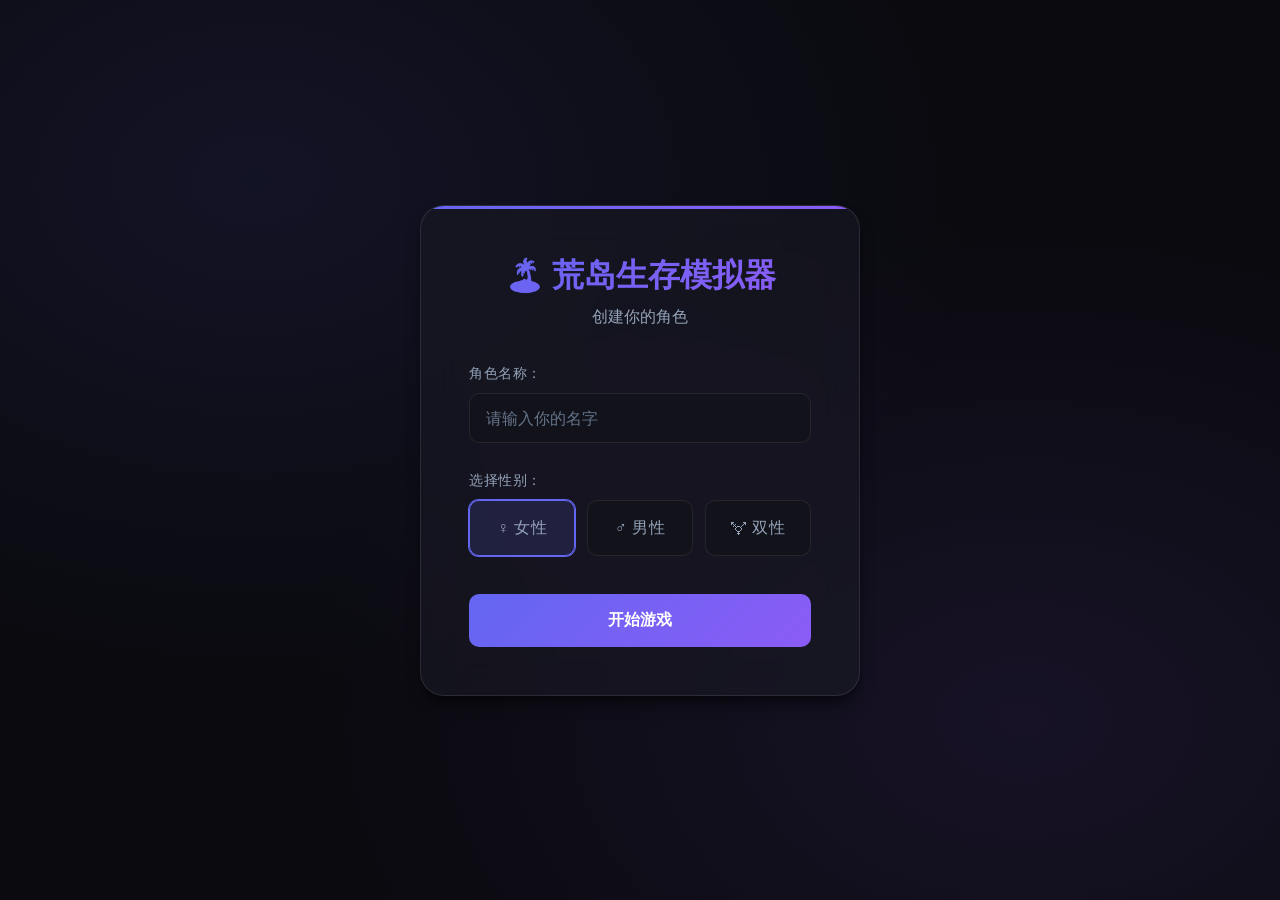
<file: 荒岛生存模拟器/index.html>
<!DOCTYPE html>
<html lang="zh-CN">
<head>
    <meta charset="UTF-8">
    <meta name="viewport" content="width=device-width, initial-scale=1.0">
    <title>荒岛生存模拟器</title>
    <link rel="stylesheet" href="style.css">
</head>
<body>
    <!-- 角色创建界面 -->
    <div id="character-creation" class="character-creation">
        <div class="creation-content">
            <h1>🏝️ 荒岛生存模拟器</h1>
            <h2>创建你的角色</h2>
            
            <div class="form-group">
                <label for="player-name">角色名称：</label>
                <input type="text" id="player-name" placeholder="请输入你的名字" maxlength="10">
            </div>
            
            <div class="form-group">
                <label>选择性别：</label>
                <div class="gender-selection">
                    <label class="gender-option">
                        <input type="radio" name="gender" value="female" checked>
                        <span class="gender-btn">♀️ 女性</span>
                    </label>
                    <label class="gender-option">
                        <input type="radio" name="gender" value="male">
                        <span class="gender-btn">♂️ 男性</span>
                    </label>
                    <label class="gender-option">
                        <input type="radio" name="gender" value="other">
                        <span class="gender-btn">⚧ 双性</span>
                    </label>
                </div>
            </div>
            
            <button id="start-game-btn" class="start-btn">开始游戏</button>
        </div>
    </div>

    <div id="game-container" class="hidden">
        <main id="game-body">
            <!-- 左侧：角色信息与状态栏 -->
            <aside id="character-panel">
                <div id="character-info">
                    <div id="character-name-row">
                        <span id="character-gender-icon">⚧</span>
                        <span id="character-name">幸存者</span>
                    </div>
                </div>
                <div id="status-list">
                    <div class="status-row" data-tooltip="生命值：代表你的健康程度。归零时游戏结束。可以通过吃饱喝足缓慢恢复。">
                        <span class="status-icon">❤️</span>
                        <div class="status-bar-wrap">
                            <div class="status-bar-small">
                                <div id="health-bar-small" class="fill" style="width: 100%;"></div>
                            </div>
                            <span class="status-text">生命值</span>
                        </div>
                    </div>
                    <div class="status-row" data-tooltip="饱食度：随时间流逝。过低会扣除生命。通过搜寻食物并食用恢复。">
                        <span class="status-icon">🍖</span>
                        <div class="status-bar-wrap">
                            <div class="status-bar-small">
                                <div id="hunger-bar-small" class="fill" style="width: 100%;"></div>
                            </div>
                            <span class="status-text">饱食度</span>
                        </div>
                    </div>
                    <div class="status-row" data-tooltip="水分：消耗速度比饱食度快。过低会扣除生命。通过寻找淡水恢复。">
                        <span class="status-icon">💧</span>
                        <div class="status-bar-wrap">
                            <div class="status-bar-small">
                                <div id="thirst-bar-small" class="fill" style="width: 100%;"></div>
                            </div>
                            <span class="status-text">水分</span>
                        </div>
                    </div>
                    <div class="status-row" data-tooltip="精力：进行任何活动都会消耗。通过休息或睡觉恢复。">
                        <span class="status-icon">⚡</span>
                        <div class="status-bar-wrap">
                            <div class="status-bar-small">
                                <div id="energy-bar-small" class="fill" style="width: 100%;"></div>
                            </div>
                            <span class="status-text">精力</span>
                        </div>
                    </div>
                </div>
                <!-- 背包按钮 -->
                <div id="inventory-btn-container">
                    <button id="inventory-btn" onclick="game.showInventory()" title="打开背包">
                        <span class="inventory-icon">🎒</span>
                        <span class="inventory-label">背包</span>
                    </button>
                </div>
            </aside>

            <!-- 中间：环境插图与日志 -->
            <section id="display-area">
                <div id="environment-view">
                    <div id="game-clock">06:00</div>
                    <div id="scene-icon">🏝️</div>
                    <div id="scene-name">海滩</div>
                    <div id="building-display"></div>
                    <div id="time-info">第 1 天 | 白天</div>
                    <div id="top-right-controls">
                        <button id="pause-btn" onclick="game.togglePause()">⏸️</button>
                        <button id="restart-btn" onclick="game.restart()">🔄</button>
                    </div>
                </div>
                <div id="log-container">
                    <ul id="game-log">
                        <li>你在一场海难中幸存，漂流到了这座荒岛...</li>
                    </ul>
                </div>
            </section>


        </main>

        <!-- 底部动作面板 -->
        <footer id="action-panel">
            <div class="action-group">
                <button onclick="game.collect('wood')">🪵 砍树</button>
                <button onclick="game.collect('stone')">🪨 采石</button>
                <button onclick="game.explore()">🧭 探索</button>
            </div>

            <div class="action-group">
                <button onclick="game.showCrafting()">🛠️ 制作</button>
                <button onclick="game.showBuilding()">🏗️ 建造</button>
                <button onclick="game.rest('nap')">🧘 小憩</button>
                <button onclick="game.rest('sleep')">😴 睡觉</button>
            </div>
            <!-- 测试按钮：测试流星事件 -->
            <div class="action-group test-group">
                <button onclick="game.testMeteorShower()" class="test-btn">🌠 测试流星</button>
            </div>
        </footer>

        <!-- 模态框：探索选择 -->
        <div id="explore-modal" class="modal hidden">
            <div class="modal-content explore-modal-content">
                <span class="close-btn" onclick="game.hideExplore()">&times;</span>
                <h2>🧭 选择探索地点</h2>
                <div id="explore-list">
                    <!-- 探索地点将通过 JS 动态生成 -->
                </div>
            </div>
        </div>

        <!-- 模态框：背包 -->
        <div id="inventory-modal" class="modal hidden">
            <div class="modal-content inventory-modal-content">
                <span class="close-btn" onclick="game.hideInventory()">&times;</span>
                <h2>🎒 背包</h2>
                <div id="inventory-grid">
                    <!-- 物品将通过 JS 动态生成 -->
                </div>
            </div>
        </div>

        <!-- 模态框：建造营地 -->
        <div id="building-modal" class="modal hidden">
            <div class="modal-content building-modal-content">
                <span class="close-btn" onclick="game.hideBuilding()">&times;</span>
                <h2>🏗️ 建造营地</h2>
                <div id="current-building"></div>
                <div id="building-list">
                    <!-- 建筑项将通过 JS 动态生成 -->
                </div>
            </div>
        </div>

        <!-- 模态框：制作列表 -->
        <div id="crafting-modal" class="modal hidden">
            <div class="modal-content">
                <span class="close-btn" onclick="game.hideCrafting()">&times;</span>
                <h2>🛠️ 制作工具</h2>
                <div id="crafting-list">
                    <!-- 制作项将通过 JS 动态生成 -->
                </div>
            </div>
        </div>
    </div>
    <script src="script.js"></script>
</body>
</html>
</file>
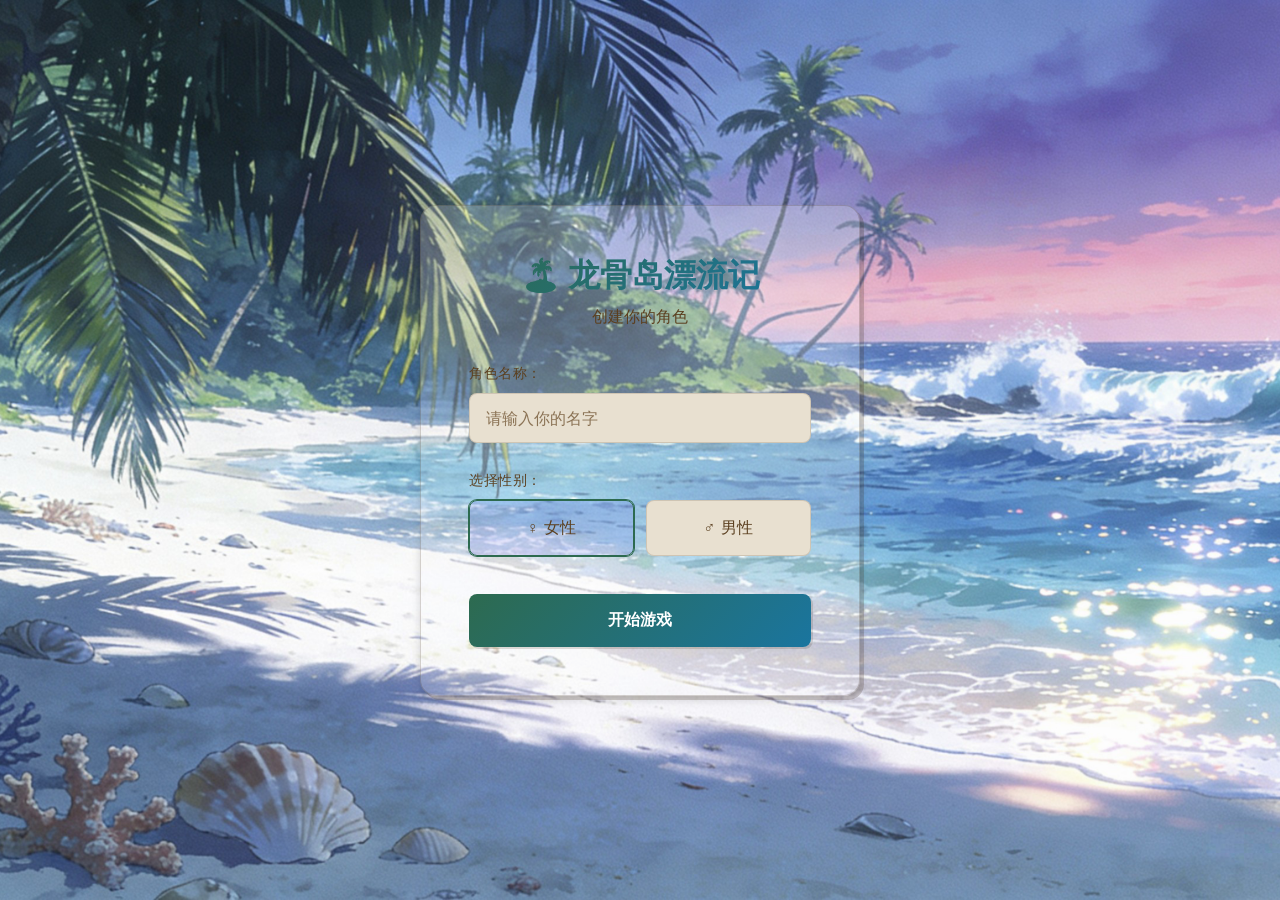
<file: 龙骨岛漂流记/index.html>
<!DOCTYPE html>
<html lang="zh-CN">
<head>
    <meta charset="UTF-8">
    <meta name="viewport" content="width=device-width, initial-scale=1.0">
    <title>龙骨岛漂流记</title>
    <link rel="stylesheet" href="style.css">
</head>
<body>
    <!-- 角色创建界面 -->
    <div id="character-creation" class="character-creation">
        <div class="creation-content">
            <h1>🏝️ 龙骨岛漂流记</h1>
            <h2>创建你的角色</h2>
            
            <div class="form-group">
                <label for="player-name">角色名称：</label>
                <input type="text" id="player-name" placeholder="请输入你的名字" maxlength="5" pattern="[\u4e00-\u9fa5a-zA-Z]*">
            </div>
            
            <div class="form-group">
                <label>选择性别：</label>
                <div class="gender-selection">
                    <label class="gender-option">
                        <input type="radio" name="gender" value="female" checked>
                        <span class="gender-btn">♀️ 女性</span>
                    </label>
                    <label class="gender-option">
                        <input type="radio" name="gender" value="male">
                        <span class="gender-btn">♂️ 男性</span>
                    </label>
                </div>
            </div>
            
            <button id="start-game-btn" class="start-btn">开始游戏</button>
        </div>
    </div>

    <div id="game-container" class="hidden">
        <!-- 顶部时间信息栏 -->
        <div id="time-bar">
            <div id="time-display">
                <span id="time-info">第1年 1月1日</span>
                <span id="light-info">黎明 06:00</span>
            </div>
            <!-- 设置按钮 -->
            <button id="settings-btn" class="icon-btn" title="设置">⚙️</button>
        </div>
        
        <!-- 设置菜单 -->
        <div id="settings-menu" class="settings-menu hidden">
            <div class="settings-item" id="pause-menu-btn">⏸️ 暂停游戏</div>
            <div class="settings-item" id="save-game-btn">💾 保存游戏</div>
            <div class="settings-item" id="new-game-btn">🎮 新游戏</div>
            <div class="settings-item" id="export-save-btn">📤 导出存档</div>
            <div class="settings-item" id="import-save-btn">📥 导入存档</div>
        </div>
        <main id="game-body">
            <!-- 左侧：角色信息与状态栏 -->
            <aside id="character-panel">
                <div id="character-info">
                    <div id="character-name-row">
                        <span id="character-gender-icon">♀️</span>
                        <span id="character-name">幸存者</span>
                        <span id="character-hp">❤️ 100/100</span>
                    </div>
                </div>
                <div id="status-list">

                    <div class="status-row" data-tooltip="饱食：随时间流逝。过低会扣除血量。通过搜寻食物并食用恢复。">
                        <span class="status-icon">🍖</span>
                        <div class="status-bar-wrap">
                            <div class="status-bar-small">
                                <div id="hunger-bar-small" class="fill" style="width: 100%;"></div>
                            </div>
                            <span class="status-text">饱食</span>
                        </div>
                    </div>
                    <div class="status-row" data-tooltip="水分：消耗速度比饱食快。过低会扣除血量。通过寻找淡水恢复。">
                        <span class="status-icon">💧</span>
                        <div class="status-bar-wrap">
                            <div class="status-bar-small">
                                <div id="thirst-bar-small" class="fill" style="width: 100%;"></div>
                            </div>
                            <span class="status-text">水分</span>
                        </div>
                    </div>
                    <div class="status-row" data-tooltip="精力：进行任何活动都会消耗。通过休息或睡觉恢复。">
                        <span class="status-icon">⚡</span>
                        <div class="status-bar-wrap">
                            <div class="status-bar-small">
                                <div id="energy-bar-small" class="fill" style="width: 100%;"></div>
                            </div>
                            <span class="status-text">精力</span>
                        </div>
                    </div>
                </div>
                <!-- 背包按钮 -->
                <div id="inventory-btn-container">
                    <button id="inventory-btn" onclick="game.showInventory()" title="打开背包">
                        <span class="inventory-icon">🎒</span>
                        <span class="inventory-label">背包</span>
                    </button>
                </div>
            </aside>

            <!-- 中间：环境插图与日志 -->
            <section id="display-area">
                <div id="environment-view">
                    <div id="scene-icon">🏝️</div>
                    <div id="scene-name">海滩</div>
                    <div id="building-display"></div>

                </div>
                <div id="log-container">
                    <ul id="game-log">
                        <li>你在一场海难中幸存，漂流到了这座荒岛...</li>
                    </ul>
                </div>
            </section>


        </main>

        <!-- 底部动作面板 -->
        <footer id="action-panel">
            <div class="action-group">
                <button onclick="game.explore()">🧭 探索</button>
            </div>

            <div class="action-group">
                <button onclick="game.showCrafting()">🛠️ 制作</button>
                <button onclick="game.showBuilding()">🏗️ 建造</button>
            </div>
            <!-- 测试按钮：测试流星事件 -->
            <div class="action-group test-group">
                <button onclick="game.testMeteorShower()" class="test-btn">🌠 测试流星</button>
            </div>
        </footer>

        <!-- 模态框：探索选择 -->
        <div id="explore-modal" class="modal hidden">
            <div class="modal-content explore-modal-content">
                <span class="close-btn" onclick="game.hideExplore()">&times;</span>
                <h2>🧭 选择探索地点</h2>
                <div id="explore-list">
                    <!-- 探索地点将通过 JS 动态生成 -->
                </div>
            </div>
        </div>

        <!-- 模态框：背包 -->
        <div id="inventory-modal" class="modal hidden">
            <div class="modal-content inventory-modal-content">
                <span class="close-btn" onclick="game.hideInventory()">&times;</span>
                <h2>🎒 背包</h2>
                <div id="inventory-grid">
                    <!-- 物品将通过 JS 动态生成 -->
                </div>
            </div>
        </div>

        <!-- 模态框：建造营地 -->
        <div id="building-modal" class="modal hidden">
            <div class="modal-content building-modal-content">
                <span class="close-btn" onclick="game.hideBuilding()">&times;</span>
                <h2>🏗️ 建造营地</h2>
                <div id="current-building"></div>
                <div id="building-list">
                    <!-- 建筑项将通过 JS 动态生成 -->
                </div>
            </div>
        </div>

        <!-- 模态框：制作列表 -->
        <div id="crafting-modal" class="modal hidden">
            <div class="modal-content">
                <span class="close-btn" onclick="game.hideCrafting()">&times;</span>
                <h2>🛠️ 制作工具</h2>
                <div id="crafting-list">
                    <!-- 制作项将通过 JS 动态生成 -->
                </div>
            </div>
        </div>
    </div>
    <script src="script.js"></script>
</body>
</html>
</file>
<file: 荒岛生存模拟器/style.css>
@import url('https://fonts.googleapis.com/css2?family=Inter:wght@300;400;500;600;700&family=JetBrains+Mono:wght@400;500&display=swap');

:root {
    /* 主色调 - 深邃暗色系 */
    --bg-primary: #0a0a0f;
    --bg-secondary: #12121a;
    --bg-tertiary: #1a1a25;
    --bg-card: rgba(26, 26, 37, 0.8);
    
    /* 强调色 - 高级蓝紫渐变 */
    --accent-primary: #6366f1;
    --accent-secondary: #8b5cf6;
    --accent-gradient: linear-gradient(135deg, #6366f1 0%, #8b5cf6 100%);
    
    /* 状态色 */
    --health-color: #ef4444;
    --hunger-color: #f59e0b;
    --thirst-color: #06b6d4;
    --energy-color: #10b981;
    
    /* 文字色 */
    --text-primary: #f8fafc;
    --text-secondary: #94a3b8;
    --text-muted: #64748b;
    
    /* 边框和阴影 */
    --border-color: rgba(255, 255, 255, 0.08);
    --glass-bg: rgba(26, 26, 37, 0.6);
    --glass-border: rgba(255, 255, 255, 0.1);
    --shadow-sm: 0 1px 2px rgba(0, 0, 0, 0.3);
    --shadow-md: 0 4px 6px -1px rgba(0, 0, 0, 0.4), 0 2px 4px -1px rgba(0, 0, 0, 0.2);
    --shadow-lg: 0 10px 15px -3px rgba(0, 0, 0, 0.5), 0 4px 6px -2px rgba(0, 0, 0, 0.3);
    --shadow-glow: 0 0 20px rgba(99, 102, 241, 0.3);
    
    /* 圆角 */
    --radius-sm: 6px;
    --radius-md: 10px;
    --radius-lg: 16px;
    --radius-xl: 24px;
}

* {
    box-sizing: border-box;
    margin: 0;
    padding: 0;
}

body {
    font-family: 'Inter', -apple-system, BlinkMacSystemFont, sans-serif;
    background: var(--bg-primary);
    color: var(--text-primary);
    display: flex;
    justify-content: center;
    align-items: center;
    height: 100vh;
    overflow: hidden;
    background-image: 
        radial-gradient(ellipse at 20% 20%, rgba(99, 102, 241, 0.08) 0%, transparent 50%),
        radial-gradient(ellipse at 80% 80%, rgba(139, 92, 246, 0.08) 0%, transparent 50%),
        radial-gradient(ellipse at 50% 50%, rgba(10, 10, 15, 1) 0%, rgba(5, 5, 8, 1) 100%);
}

/* 游戏容器 */
#game-container {
    width: 92vw;
    max-width: 900px;
    height: 92vh;
    background: var(--glass-bg);
    backdrop-filter: blur(20px);
    -webkit-backdrop-filter: blur(20px);
    border: 1px solid var(--glass-border);
    border-radius: var(--radius-xl);
    box-shadow: var(--shadow-lg), inset 0 1px 0 rgba(255, 255, 255, 0.05);
    display: flex;
    flex-direction: column;
    padding: 24px;
    position: relative;
    overflow: hidden;
}

#game-container::before {
    content: '';
    position: absolute;
    top: 0;
    left: 0;
    right: 0;
    height: 1px;
    background: linear-gradient(90deg, transparent, rgba(255, 255, 255, 0.1), transparent);
}

/* 顶部状态栏 */
#status-bar {
    display: grid;
    grid-template-columns: repeat(4, 1fr);
    gap: 16px;
    margin-bottom: 24px;
    position: relative;
    z-index: 200;
}

.status-item {
    background: var(--bg-secondary);
    border: 1px solid var(--border-color);
    border-radius: var(--radius-md);
    padding: 12px 14px;
    display: flex;
    align-items: center;
    gap: 10px;
    cursor: help;
    transition: all 0.3s cubic-bezier(0.4, 0, 0.2, 1);
    position: relative;
}

.status-item:hover {
    transform: translateY(-2px);
    border-color: rgba(99, 102, 241, 0.3);
    box-shadow: 0 4px 12px rgba(0, 0, 0, 0.3);
}

.status-item .label {
    font-size: 1.4rem;
    filter: drop-shadow(0 2px 4px rgba(0, 0, 0, 0.3));
}

/* 自定义工具提示 */
.status-item::after {
    content: attr(data-tooltip);
    position: absolute;
    top: calc(100% + 8px);
    left: 50%;
    transform: translateX(-50%) translateY(-4px);
    background: var(--bg-tertiary);
    border: 1px solid var(--border-color);
    color: var(--text-primary);
    padding: 10px 14px;
    border-radius: var(--radius-md);
    font-size: 0.8rem;
    width: 220px;
    text-align: left;
    white-space: normal;
    z-index: 1000;
    opacity: 0;
    visibility: hidden;
    transition: all 0.2s ease;
    pointer-events: none;
    box-shadow: var(--shadow-lg);
    line-height: 1.5;
}

.status-item:hover::after {
    opacity: 1;
    visibility: visible;
    transform: translateX(-50%) translateY(0);
}

.status-item::before {
    content: "";
    position: absolute;
    top: calc(100% + 2px);
    left: 50%;
    transform: translateX(-50%) translateY(-4px);
    border: 6px solid transparent;
    border-bottom-color: var(--border-color);
    opacity: 0;
    visibility: hidden;
    transition: all 0.2s ease;
    z-index: 1001;
}

.status-item:hover::before {
    opacity: 1;
    visibility: visible;
    transform: translateX(-50%) translateY(0);
}

.progress-bar {
    flex: 1;
    height: 8px;
    background: var(--bg-tertiary);
    border-radius: 4px;
    overflow: hidden;
    position: relative;
    box-shadow: inset 0 1px 2px rgba(0, 0, 0, 0.3);
}

.progress-bar .fill {
    height: 100%;
    border-radius: 4px;
    transition: width 0.5s cubic-bezier(0.4, 0, 0.2, 1);
    position: relative;
    overflow: hidden;
}

.progress-bar .fill::after {
    content: '';
    position: absolute;
    top: 0;
    left: 0;
    right: 0;
    bottom: 0;
    background: linear-gradient(90deg, transparent, rgba(255, 255, 255, 0.2), transparent);
    animation: shimmer 2s infinite;
}

@keyframes shimmer {
    0% { transform: translateX(-100%); }
    100% { transform: translateX(100%); }
}

#health-bar { background: linear-gradient(90deg, #dc2626, #ef4444); }
#hunger-bar { background: linear-gradient(90deg, #d97706, #f59e0b); }
#thirst-bar { background: linear-gradient(90deg, #0891b2, #06b6d4); }
#energy-bar { background: linear-gradient(90deg, #059669, #10b981); }

.status-value {
    position: absolute;
    top: 50%;
    left: 50%;
    transform: translate(-50%, -50%);
    font-size: 0.65rem;
    font-weight: 600;
    color: white;
    text-shadow: 0 1px 2px rgba(0, 0, 0, 0.5);
    pointer-events: none;
    white-space: nowrap;
    letter-spacing: 0.5px;
}

/* 主体区域 */
#game-body {
    display: flex;
    flex: 1;
    gap: 20px;
    min-height: 0;
}

/* 角色面板 - 左侧 */
#character-panel {
    width: 180px;
    background: var(--bg-secondary);
    border: 1px solid var(--border-color);
    border-radius: var(--radius-lg);
    padding: 16px;
    display: flex;
    flex-direction: column;
    gap: 16px;
    position: relative;
}

/* 背包按钮容器 */
#inventory-btn-container {
    margin-top: auto;
    padding-top: 12px;
    border-top: 1px solid var(--border-color);
}

#inventory-btn {
    width: 100%;
    padding: 12px;
    background: var(--bg-tertiary);
    border: 1px solid var(--border-color);
    border-radius: var(--radius-md);
    cursor: pointer;
    display: flex;
    align-items: center;
    justify-content: center;
    gap: 8px;
    transition: all 0.2s ease;
}

#inventory-btn:hover {
    background: rgba(99, 102, 241, 0.15);
    border-color: var(--accent-primary);
    transform: translateY(-2px);
    box-shadow: 0 4px 12px rgba(99, 102, 241, 0.2);
}

#inventory-btn:active {
    transform: translateY(0);
}

.inventory-icon {
    font-size: 1.4rem;
}

.inventory-label {
    font-size: 0.9rem;
    font-weight: 500;
    color: var(--text-primary);
}

/* 空背包提示 */
.empty-inventory {
    grid-column: 1 / -1;
    text-align: center;
    padding: 40px 20px;
    color: var(--text-muted);
    font-size: 0.9rem;
}

/* 建造模态框 */
.building-modal-content {
    width: 480px;
    max-width: 90vw;
}

.building-modal-content h2 {
    margin-bottom: 16px;
}

/* 当前建筑显示 */
#current-building {
    background: var(--bg-secondary);
    border: 1px solid var(--border-color);
    border-radius: var(--radius-md);
    padding: 16px;
    margin-bottom: 20px;
    text-align: center;
}

#current-building.empty {
    color: var(--text-muted);
}

.current-building-info {
    display: flex;
    align-items: center;
    justify-content: center;
    gap: 12px;
}

.current-building-icon {
    font-size: 2.5rem;
}

.current-building-name {
    font-size: 1.1rem;
    font-weight: 600;
    color: var(--text-primary);
}

.current-building-effect {
    font-size: 0.8rem;
    color: var(--text-secondary);
    margin-top: 4px;
}

/* 建筑列表 */
#building-list {
    display: flex;
    flex-direction: column;
    gap: 12px;
    max-height: 360px;
    overflow-y: auto;
}

.building-item {
    background: var(--bg-secondary);
    border: 1px solid var(--border-color);
    border-radius: var(--radius-md);
    padding: 16px;
    display: flex;
    align-items: center;
    gap: 14px;
    transition: all 0.2s ease;
}

.building-item:hover {
    border-color: rgba(99, 102, 241, 0.3);
    background: rgba(99, 102, 241, 0.05);
}

.building-item.locked {
    opacity: 0.5;
}

.building-item.current {
    border-color: var(--accent-primary);
    background: rgba(99, 102, 241, 0.1);
}

.building-icon {
    font-size: 2rem;
    flex-shrink: 0;
}

.building-info {
    flex: 1;
}

.building-name {
    font-size: 1rem;
    font-weight: 600;
    color: var(--text-primary);
    margin-bottom: 4px;
}

.building-description {
    font-size: 0.8rem;
    color: var(--text-secondary);
    margin-bottom: 8px;
    line-height: 1.4;
}

.building-cost {
    display: flex;
    flex-wrap: wrap;
    gap: 8px;
}

.cost-item {
    display: flex;
    align-items: center;
    gap: 4px;
    font-size: 0.75rem;
    padding: 4px 8px;
    background: var(--bg-tertiary);
    border-radius: var(--radius-sm);
}

.cost-item.has-enough {
    color: var(--energy-color);
}

.cost-item.not-enough {
    color: var(--health-color);
}

.building-item button {
    flex: none;
    padding: 10px 18px;
    font-size: 0.85rem;
}

.building-effect-preview {
    font-size: 0.75rem;
    color: var(--accent-primary);
    margin-top: 6px;
}

#character-info {
    text-align: center;
    padding-bottom: 12px;
    border-bottom: 1px solid var(--border-color);
}

#character-avatar {
    font-size: 3rem;
    margin-bottom: 8px;
    filter: drop-shadow(0 4px 8px rgba(0, 0, 0, 0.3));
}

#character-name-row {
    display: flex;
    align-items: center;
    justify-content: center;
    gap: 6px;
}

#character-gender-icon {
    font-size: 1.2rem;
    flex-shrink: 0;
}

#character-name {
    font-size: 0.9rem;
    font-weight: 600;
    color: var(--text-primary);
    word-break: break-all;
}

#status-list {
    display: flex;
    flex-direction: column;
    gap: 14px;
}

.status-row {
    display: flex;
    align-items: center;
    gap: 10px;
    cursor: help;
    position: relative;
}

.status-icon {
    font-size: 1.3rem;
    flex-shrink: 0;
    filter: drop-shadow(0 2px 4px rgba(0, 0, 0, 0.2));
}

.status-bar-wrap {
    flex: 1;
    display: flex;
    flex-direction: column;
    gap: 4px;
}

.status-bar-small {
    height: 8px;
    background: var(--bg-tertiary);
    border-radius: 4px;
    overflow: hidden;
    box-shadow: inset 0 1px 2px rgba(0, 0, 0, 0.3);
}

.status-bar-small .fill {
    height: 100%;
    border-radius: 4px;
    transition: width 0.5s cubic-bezier(0.4, 0, 0.2, 1);
}

#health-bar-small { background: linear-gradient(90deg, #dc2626, #ef4444); }
#hunger-bar-small { background: linear-gradient(90deg, #d97706, #f59e0b); }
#thirst-bar-small { background: linear-gradient(90deg, #0891b2, #06b6d4); }
#energy-bar-small { background: linear-gradient(90deg, #059669, #10b981); }

.status-text {
    font-size: 0.7rem;
    color: var(--text-secondary);
    text-transform: uppercase;
    letter-spacing: 0.5px;
}

/* 状态栏工具提示 */
.status-row::after {
    content: attr(data-tooltip);
    position: absolute;
    left: calc(100% + 10px);
    top: 50%;
    transform: translateY(-50%) translateX(-10px);
    background: var(--bg-tertiary);
    border: 1px solid var(--border-color);
    color: var(--text-primary);
    padding: 8px 12px;
    border-radius: var(--radius-md);
    font-size: 0.75rem;
    width: 160px;
    text-align: left;
    white-space: normal;
    z-index: 1000;
    opacity: 0;
    visibility: hidden;
    transition: all 0.2s ease;
    pointer-events: none;
    box-shadow: var(--shadow-lg);
    line-height: 1.4;
}

.status-row:hover::after {
    opacity: 1;
    visibility: visible;
    transform: translateY(-50%) translateX(0);
}

.status-row::before {
    content: "";
    position: absolute;
    left: calc(100% + 4px);
    top: 50%;
    transform: translateY(-50%) translateX(-10px);
    border: 6px solid transparent;
    border-right-color: var(--border-color);
    opacity: 0;
    visibility: hidden;
    transition: all 0.2s ease;
    z-index: 1001;
}

.status-row:hover::before {
    opacity: 1;
    visibility: visible;
    transform: translateY(-50%) translateX(0);
}

#display-area {
    flex: 1;
    display: flex;
    flex-direction: column;
    gap: 16px;
}

/* 环境视图 */
#environment-view {
    height: 140px;
    background: linear-gradient(145deg, rgba(99, 102, 241, 0.1) 0%, rgba(139, 92, 246, 0.05) 100%);
    border: 1px solid var(--border-color);
    border-radius: var(--radius-lg);
    display: flex;
    flex-direction: column;
    justify-content: center;
    align-items: center;
    position: relative;
    overflow: hidden;
}

#environment-view::before {
    content: '';
    position: absolute;
    top: 0;
    left: 0;
    right: 0;
    bottom: 0;
    background: 
        radial-gradient(circle at 30% 30%, rgba(99, 102, 241, 0.1) 0%, transparent 50%),
        radial-gradient(circle at 70% 70%, rgba(139, 92, 246, 0.1) 0%, transparent 50%);
    pointer-events: none;
}

#scene-icon { 
    font-size: 3.5rem; 
    margin-bottom: 8px;
    filter: drop-shadow(0 4px 8px rgba(0, 0, 0, 0.3));
    animation: float 3s ease-in-out infinite;
}

@keyframes float {
    0%, 100% { transform: translateY(0); }
    50% { transform: translateY(-5px); }
}

#scene-name { 
    font-weight: 600; 
    font-size: 1.1rem;
    color: var(--text-primary);
    letter-spacing: 0.5px;
}

#time-info { 
    font-size: 0.85rem; 
    color: var(--text-secondary);
    margin-top: 4px;
}

#building-display {
    font-size: 0.75rem;
    color: var(--accent-primary);
    margin-top: 4px;
    padding: 4px 10px;
    background: rgba(99, 102, 241, 0.1);
    border-radius: var(--radius-sm);
    border: 1px solid rgba(99, 102, 241, 0.2);
}

#game-clock {
    position: absolute;
    top: 12px;
    left: 16px;
    font-size: 1.3rem;
    font-weight: 600;
    color: var(--accent-primary);
    background: rgba(99, 102, 241, 0.15);
    padding: 6px 12px;
    border-radius: var(--radius-sm);
    font-family: 'JetBrains Mono', monospace;
    letter-spacing: 1px;
    border: 1px solid rgba(99, 102, 241, 0.2);
}

#top-right-controls {
    position: absolute;
    top: 12px;
    right: 12px;
    display: flex;
    gap: 8px;
}

#pause-btn, #restart-btn {
    width: 36px;
    height: 36px;
    padding: 0;
    font-size: 1.1rem;
    background: var(--bg-tertiary);
    border: 1px solid var(--border-color);
    border-radius: var(--radius-sm);
    cursor: pointer;
    display: flex;
    align-items: center;
    justify-content: center;
    transition: all 0.2s ease;
    flex: none;
}

#pause-btn:hover, #restart-btn:hover {
    background: var(--accent-primary);
    border-color: var(--accent-primary);
    transform: scale(1.05);
}

/* 日志容器 */
#log-container {
    flex: 1;
    background: var(--bg-secondary);
    border: 1px solid var(--border-color);
    border-radius: var(--radius-lg);
    padding: 16px;
    overflow-y: auto;
    font-family: 'JetBrains Mono', monospace;
    font-size: 0.85rem;
    line-height: 1.7;
}

#log-container::-webkit-scrollbar {
    width: 6px;
}

#log-container::-webkit-scrollbar-track {
    background: transparent;
}

#log-container::-webkit-scrollbar-thumb {
    background: var(--border-color);
    border-radius: 3px;
}

#game-log {
    list-style: none;
}

#game-log li {
    margin-bottom: 10px;
    padding: 10px 12px;
    background: var(--bg-tertiary);
    border-radius: var(--radius-sm);
    border-left: 3px solid transparent;
    transition: all 0.2s ease;
}

#game-log li:hover {
    background: rgba(99, 102, 241, 0.1);
    transform: translateX(2px);
}

#game-log li.event { 
    border-left-color: var(--accent-primary);
    background: rgba(99, 102, 241, 0.08);
}

#game-log li.danger { 
    border-left-color: var(--health-color);
    background: rgba(239, 68, 68, 0.08);
}

#game-log li.consume { 
    border-left-color: var(--energy-color);
    background: rgba(16, 185, 129, 0.08);
}

/* 背包模态框 */
.inventory-modal-content {
    width: 380px;
    max-width: 90vw;
}

.inventory-modal-content h2 {
    margin-bottom: 20px;
}

#inventory-grid {
    display: grid;
    grid-template-columns: repeat(4, 1fr);
    gap: 12px;
    max-height: 320px;
    overflow-y: auto;
    padding-right: 4px;
}

.item-slot {
    background: var(--bg-tertiary);
    border: 1px solid var(--border-color);
    border-radius: var(--radius-md);
    aspect-ratio: 1;
    display: flex;
    flex-direction: column;
    justify-content: center;
    align-items: center;
    position: relative;
    transition: all 0.2s cubic-bezier(0.4, 0, 0.2, 1);
    cursor: default;
}

.item-slot.usable {
    cursor: pointer;
    border-color: rgba(99, 102, 241, 0.3);
}

.item-slot.usable:hover {
    background: rgba(99, 102, 241, 0.15);
    border-color: var(--accent-primary);
    transform: translateY(-3px);
    box-shadow: 0 8px 16px rgba(0, 0, 0, 0.3), var(--shadow-glow);
}

.item-slot.usable:active {
    transform: translateY(-1px);
}

.item-icon { 
    font-size: 1.6rem; 
    margin-bottom: 4px;
    filter: drop-shadow(0 2px 4px rgba(0, 0, 0, 0.2));
}

.item-name {
    font-size: 0.65rem;
    color: var(--text-secondary);
    text-align: center;
    max-width: 90%;
    overflow: hidden;
    text-overflow: ellipsis;
    white-space: nowrap;
}

.item-count {
    position: absolute;
    bottom: 4px;
    right: 6px;
    font-size: 0.7rem;
    font-weight: 600;
    background: var(--accent-primary);
    color: white;
    padding: 2px 6px;
    border-radius: 10px;
    min-width: 18px;
    text-align: center;
}

/* 动作面板 */
#action-panel {
    margin-top: 20px;
    display: flex;
    flex-direction: column;
    gap: 12px;
}

.action-group {
    display: flex;
    gap: 12px;
}

button {
    flex: 1;
    padding: 14px 16px;
    background: var(--bg-tertiary);
    color: var(--text-primary);
    border: 1px solid var(--border-color);
    border-radius: var(--radius-md);
    cursor: pointer;
    font-size: 0.9rem;
    font-weight: 500;
    transition: all 0.2s cubic-bezier(0.4, 0, 0.2, 1);
    display: flex;
    align-items: center;
    justify-content: center;
    gap: 8px;
    position: relative;
    overflow: hidden;
}

button::before {
    content: '';
    position: absolute;
    top: 0;
    left: 0;
    right: 0;
    bottom: 0;
    background: var(--accent-gradient);
    opacity: 0;
    transition: opacity 0.3s ease;
    z-index: 0;
}

button:hover { 
    border-color: var(--accent-primary);
    transform: translateY(-2px);
    box-shadow: 0 8px 20px rgba(99, 102, 241, 0.25);
}

button:hover::before {
    opacity: 0.1;
}

button:active { 
    transform: translateY(0);
    box-shadow: 0 2px 8px rgba(99, 102, 241, 0.15);
}

button:disabled { 
    opacity: 0.4;
    cursor: not-allowed;
    transform: none;
    box-shadow: none;
}

button span, button {
    position: relative;
    z-index: 1;
}

/* 模态框 */
.modal {
    position: fixed;
    top: 0;
    left: 0;
    width: 100%;
    height: 100%;
    background: rgba(0, 0, 0, 0.7);
    backdrop-filter: blur(8px);
    -webkit-backdrop-filter: blur(8px);
    display: flex;
    justify-content: center;
    align-items: center;
    z-index: 100;
    animation: fadeIn 0.2s ease;
}

@keyframes fadeIn {
    from { opacity: 0; }
    to { opacity: 1; }
}

.modal.hidden { display: none; }

.modal-content {
    background: var(--glass-bg);
    backdrop-filter: blur(20px);
    -webkit-backdrop-filter: blur(20px);
    border: 1px solid var(--glass-border);
    width: 420px;
    max-width: 90vw;
    padding: 28px;
    border-radius: var(--radius-xl);
    box-shadow: var(--shadow-lg);
    position: relative;
    animation: slideUp 0.3s ease;
}

@keyframes slideUp {
    from { 
        opacity: 0;
        transform: translateY(20px);
    }
    to { 
        opacity: 1;
        transform: translateY(0);
    }
}

.modal-content h2 {
    font-size: 1.3rem;
    font-weight: 600;
    margin-bottom: 20px;
    display: flex;
    align-items: center;
    gap: 10px;
}

.close-btn {
    position: absolute;
    top: 20px;
    right: 24px;
    font-size: 1.5rem;
    cursor: pointer;
    color: var(--text-secondary);
    transition: all 0.2s ease;
    width: 32px;
    height: 32px;
    display: flex;
    align-items: center;
    justify-content: center;
    border-radius: var(--radius-sm);
}

.close-btn:hover {
    color: var(--text-primary);
    background: rgba(255, 255, 255, 0.1);
}

#crafting-list {
    display: flex;
    flex-direction: column;
    gap: 12px;
}

.crafting-item {
    background: var(--bg-secondary);
    border: 1px solid var(--border-color);
    padding: 14px;
    border-radius: var(--radius-md);
    display: flex;
    justify-content: space-between;
    align-items: center;
    transition: all 0.2s ease;
}

.crafting-item:hover {
    border-color: rgba(99, 102, 241, 0.3);
    background: rgba(99, 102, 241, 0.05);
}

.craft-info { font-size: 0.9rem; }

.craft-info strong {
    display: block;
    margin-bottom: 4px;
    font-weight: 600;
}

.craft-cost { 
    color: var(--text-secondary); 
    font-size: 0.8rem;
}

.craft-desc {
    color: var(--text-muted);
    font-size: 0.75rem;
    font-style: italic;
}

.crafting-item button {
    flex: none;
    padding: 8px 16px;
    font-size: 0.85rem;
}

/* 角色创建界面 */
.character-creation {
    position: fixed;
    top: 0;
    left: 0;
    width: 100%;
    height: 100%;
    background: var(--bg-primary);
    background-image: 
        radial-gradient(ellipse at 20% 20%, rgba(99, 102, 241, 0.1) 0%, transparent 50%),
        radial-gradient(ellipse at 80% 80%, rgba(139, 92, 246, 0.1) 0%, transparent 50%);
    display: flex;
    justify-content: center;
    align-items: center;
    z-index: 1000;
}

.creation-content {
    background: var(--glass-bg);
    backdrop-filter: blur(20px);
    -webkit-backdrop-filter: blur(20px);
    border: 1px solid var(--glass-border);
    padding: 48px;
    border-radius: var(--radius-xl);
    box-shadow: var(--shadow-lg);
    text-align: center;
    max-width: 440px;
    width: 90%;
    position: relative;
    overflow: hidden;
}

.creation-content::before {
    content: '';
    position: absolute;
    top: 0;
    left: 0;
    right: 0;
    height: 3px;
    background: var(--accent-gradient);
}

.creation-content h1 {
    font-size: 2rem;
    margin-bottom: 8px;
    font-weight: 700;
    background: var(--accent-gradient);
    -webkit-background-clip: text;
    -webkit-text-fill-color: transparent;
    background-clip: text;
}

.creation-content h2 {
    font-size: 1rem;
    margin-bottom: 36px;
    color: var(--text-secondary);
    font-weight: 400;
}

.form-group {
    margin-bottom: 28px;
    text-align: left;
}

.form-group label {
    display: block;
    margin-bottom: 10px;
    font-size: 0.9rem;
    color: var(--text-secondary);
    font-weight: 500;
    text-transform: uppercase;
    letter-spacing: 0.5px;
}

.form-group input[type="text"] {
    width: 100%;
    padding: 14px 16px;
    border: 1px solid var(--border-color);
    border-radius: var(--radius-md);
    background: var(--bg-secondary);
    color: var(--text-primary);
    font-size: 1rem;
    transition: all 0.3s ease;
    font-family: inherit;
}

.form-group input[type="text"]:focus {
    outline: none;
    border-color: var(--accent-primary);
    box-shadow: 0 0 0 3px rgba(99, 102, 241, 0.15);
}

.form-group input[type="text"]::placeholder {
    color: var(--text-muted);
}

.gender-selection {
    display: flex;
    gap: 12px;
}

.gender-option {
    flex: 1;
    cursor: pointer;
}

.gender-option input {
    display: none;
}

.gender-btn {
    display: block;
    padding: 16px;
    background: var(--bg-secondary);
    border: 1px solid var(--border-color);
    border-radius: var(--radius-md);
    text-align: center;
    font-size: 1rem;
    transition: all 0.3s ease;
    font-weight: 500;
}

.gender-option input:checked + .gender-btn {
    border-color: var(--accent-primary);
    background: rgba(99, 102, 241, 0.15);
    box-shadow: 0 0 0 1px var(--accent-primary);
}

.gender-btn:hover {
    background: var(--bg-tertiary);
    border-color: rgba(99, 102, 241, 0.3);
}

.start-btn {
    width: 100%;
    padding: 16px;
    background: var(--accent-gradient);
    color: white;
    border: none;
    border-radius: var(--radius-md);
    font-size: 1rem;
    font-weight: 600;
    cursor: pointer;
    transition: all 0.3s ease;
    margin-top: 8px;
    position: relative;
    overflow: hidden;
}

.start-btn::before {
    content: '';
    position: absolute;
    top: 0;
    left: -100%;
    width: 100%;
    height: 100%;
    background: linear-gradient(90deg, transparent, rgba(255, 255, 255, 0.2), transparent);
    transition: left 0.5s ease;
}

.start-btn:hover {
    transform: translateY(-2px);
    box-shadow: 0 8px 24px rgba(99, 102, 241, 0.4);
}

.start-btn:hover::before {
    left: 100%;
}

.start-btn:active {
    transform: translateY(0);
}

.hidden {
    display: none !important;
}

/* 宝箱动画样式 */
.treasure-box-container {
    position: fixed;
    top: 0;
    left: 0;
    width: 100%;
    height: 100%;
    background: rgba(0, 0, 0, 0.8);
    backdrop-filter: blur(10px);
    -webkit-backdrop-filter: blur(10px);
    display: flex;
    justify-content: center;
    align-items: center;
    z-index: 1000;
    animation: fadeIn 0.3s ease;
    transition: opacity 0.3s ease;
}

.treasure-box-wrapper {
    display: flex;
    flex-direction: column;
    align-items: center;
    gap: 24px;
}

.treasure-box {
    position: relative;
    width: 140px;
    height: 140px;
    cursor: pointer;
    animation: boxFloat 2s ease-in-out infinite;
    transition: transform 0.3s ease;
}

.treasure-box:hover {
    transform: scale(1.05);
}

.treasure-box:active {
    transform: scale(0.95);
}

@keyframes boxFloat {
    0%, 100% { transform: translateY(0) rotate(0deg); }
    25% { transform: translateY(-8px) rotate(1deg); }
    75% { transform: translateY(-8px) rotate(-1deg); }
}

.box-body {
    position: absolute;
    bottom: 0;
    left: 50%;
    transform: translateX(-50%);
    font-size: 100px;
    filter: drop-shadow(0 10px 20px rgba(0, 0, 0, 0.5));
    z-index: 2;
}

.box-lid {
    position: absolute;
    top: 0;
    left: 50%;
    transform: translateX(-50%);
    font-size: 80px;
    filter: drop-shadow(0 5px 10px rgba(0, 0, 0, 0.3));
    z-index: 3;
    transition: all 0.5s cubic-bezier(0.68, -0.55, 0.265, 1.55);
    transform-origin: bottom center;
}

.box-glow {
    position: absolute;
    top: 50%;
    left: 50%;
    transform: translate(-50%, -50%);
    width: 200px;
    height: 200px;
    background: radial-gradient(circle, rgba(99, 102, 241, 0.4) 0%, transparent 70%);
    border-radius: 50%;
    animation: glowPulse 2s ease-in-out infinite;
    z-index: 1;
}

@keyframes glowPulse {
    0%, 100% { opacity: 0.5; transform: translate(-50%, -50%) scale(1); }
    50% { opacity: 0.8; transform: translate(-50%, -50%) scale(1.1); }
}

.click-hint {
    color: var(--text-secondary);
    font-size: 0.95rem;
    animation: hintPulse 1.5s ease-in-out infinite;
    letter-spacing: 1px;
}

@keyframes hintPulse {
    0%, 100% { opacity: 0.6; }
    50% { opacity: 1; }
}

/* 宝箱打开动画 */
.treasure-box.opened {
    animation: none;
}

.treasure-box.opened .box-lid {
    transform: translateX(-50%) translateY(-40px) rotate(-25deg);
    animation: lidOpen 0.6s ease forwards;
}

@keyframes lidOpen {
    0% { transform: translateX(-50%) translateY(0) rotate(0deg); }
    100% { transform: translateX(-50%) translateY(-50px) rotate(-30deg); }
}

.treasure-box.opened .box-glow {
    animation: glowBurst 0.8s ease forwards;
}

@keyframes glowBurst {
    0% { opacity: 0.5; transform: translate(-50%, -50%) scale(1); }
    50% { opacity: 1; transform: translate(-50%, -50%) scale(1.5); }
    100% { opacity: 0.3; transform: translate(-50%, -50%) scale(1.2); }
}

/* 奖励展示 */
.rewards-container {
    background: var(--glass-bg);
    backdrop-filter: blur(20px);
    -webkit-backdrop-filter: blur(20px);
    border: 1px solid var(--glass-border);
    border-radius: var(--radius-xl);
    padding: 28px 32px;
    box-shadow: var(--shadow-lg);
    animation: slideUp 0.4s ease;
    min-width: 280px;
    text-align: center;
}

.rewards-title {
    font-size: 1.3rem;
    font-weight: 600;
    margin-bottom: 20px;
    background: var(--accent-gradient);
    -webkit-background-clip: text;
    -webkit-text-fill-color: transparent;
    background-clip: text;
}

.rewards-list {
    display: flex;
    flex-direction: column;
    gap: 12px;
    margin-bottom: 24px;
}

.reward-item {
    display: flex;
    align-items: center;
    justify-content: center;
    gap: 10px;
    padding: 12px 16px;
    background: var(--bg-secondary);
    border: 1px solid var(--border-color);
    border-radius: var(--radius-md);
    animation: rewardPop 0.4s ease backwards;
}

.reward-item:nth-child(1) { animation-delay: 0.1s; }
.reward-item:nth-child(2) { animation-delay: 0.2s; }
.reward-item:nth-child(3) { animation-delay: 0.3s; }

@keyframes rewardPop {
    0% { 
        opacity: 0; 
        transform: scale(0.5) translateY(20px); 
    }
    70% { 
        transform: scale(1.05) translateY(-5px); 
    }
    100% { 
        opacity: 1; 
        transform: scale(1) translateY(0); 
    }
}

.reward-icon {
    font-size: 1.5rem;
}

.reward-name {
    font-weight: 500;
    color: var(--text-primary);
}

.reward-count {
    font-weight: 600;
    color: var(--accent-primary);
    font-size: 1.1rem;
}

.close-rewards-btn {
    width: 100%;
    padding: 14px 24px;
    background: var(--accent-gradient);
    color: white;
    border: none;
    border-radius: var(--radius-md);
    font-size: 1rem;
    font-weight: 600;
    cursor: pointer;
    transition: all 0.3s ease;
}

.close-rewards-btn:hover {
    transform: translateY(-2px);
    box-shadow: 0 8px 24px rgba(99, 102, 241, 0.4);
}

/* 探索模态框 */
.explore-modal-content {
    width: 420px;
    max-width: 90vw;
}

.explore-modal-content h2 {
    margin-bottom: 20px;
}

#explore-list {
    display: flex;
    flex-direction: column;
    gap: 12px;
}

/* 主页面（只有2个地点：海滩、森林）横向排列 */
#explore-list.main-level {
    flex-direction: row;
    flex-wrap: wrap;
}

#explore-list.main-level .explore-location-item {
    flex: 1;
    min-width: 140px;
    flex-direction: column;
    text-align: center;
    padding: 20px 12px;
}

#explore-list.main-level .explore-location-icon {
    font-size: 3rem;
    margin-bottom: 8px;
}

#explore-list.main-level .explore-location-info {
    display: flex;
    flex-direction: column;
    align-items: center;
}

#explore-list.main-level .explore-location-name {
    font-size: 1.1rem;
    margin-bottom: 4px;
}

#explore-list.main-level .back-btn {
    flex: 100%;
    flex-direction: row;
    justify-content: center;
    padding: 12px;
}

#explore-list.main-level .back-btn .explore-location-icon {
    font-size: 1.5rem;
    margin-bottom: 0;
    margin-right: 8px;
}

.explore-location-item {
    background: var(--bg-secondary);
    border: 1px solid var(--border-color);
    border-radius: var(--radius-md);
    padding: 16px;
    display: flex;
    align-items: center;
    gap: 14px;
    cursor: pointer;
    transition: all 0.2s ease;
}

.explore-location-item:hover {
    border-color: var(--accent-primary);
    background: rgba(99, 102, 241, 0.1);
    transform: translateY(-2px);
}

.explore-location-item.current {
    border-color: var(--energy-color);
    background: rgba(16, 185, 129, 0.1);
}

.explore-location-icon {
    font-size: 2.5rem;
    flex-shrink: 0;
}

.explore-location-info {
    flex: 1;
}

.explore-location-name {
    font-size: 1rem;
    font-weight: 600;
    color: var(--text-primary);
    margin-bottom: 4px;
}

.explore-location-desc {
    font-size: 0.8rem;
    color: var(--text-secondary);
    line-height: 1.4;
}

.explore-location-resources {
    display: flex;
    flex-wrap: wrap;
    gap: 6px;
    margin-top: 8px;
}

.resource-tag {
    font-size: 0.7rem;
    padding: 3px 8px;
    background: var(--bg-tertiary);
    border-radius: var(--radius-sm);
    color: var(--text-muted);
}

.explore-location-item .current-badge {
    font-size: 0.75rem;
    padding: 4px 10px;
    background: var(--energy-color);
    color: white;
    border-radius: var(--radius-sm);
    font-weight: 500;
}

.sub-location-badge {
    font-size: 0.8rem;
    color: var(--accent-primary);
    margin-left: 4px;
}

.explore-location-item.back-btn {
    background: var(--bg-tertiary);
    border-style: dashed;
}

.explore-location-item.back-btn:hover {
    background: rgba(99, 102, 241, 0.15);
}

/* 测试按钮样式 */
.test-group {
    margin-top: 8px;
    padding-top: 12px;
    border-top: 1px dashed var(--border-color);
}

.test-btn {
    background: linear-gradient(135deg, #8b5cf6 0%, #6366f1 100%) !important;
    border-color: #8b5cf6 !important;
    color: white !important;
}

.test-btn:hover {
    box-shadow: 0 8px 20px rgba(139, 92, 246, 0.4) !important;
}

/* 流星动画样式 */
.meteor-container {
    position: fixed;
    top: 0;
    left: 0;
    width: 100%;
    height: 100%;
    background: radial-gradient(ellipse at 80% 0%, rgba(99, 102, 241, 0.15) 0%, rgba(0, 0, 0, 0.6) 60%, rgba(0, 0, 0, 0.8) 100%);
    z-index: 1000;
    pointer-events: none;
    transition: opacity 0.5s ease;
    overflow: hidden;
}

.meteor {
    position: absolute;
    width: 180px;
    height: 3px;
    background: linear-gradient(135deg, 
        rgba(255, 255, 255, 0) 0%,
        rgba(255, 255, 255, 0.2) 10%,
        rgba(255, 255, 255, 0.9) 40%,
        rgba(255, 255, 255, 1) 50%,
        rgba(139, 92, 246, 0.9) 70%,
        rgba(99, 102, 241, 0.5) 90%,
        rgba(99, 102, 241, 0) 100%
    );
    border-radius: 50%;
    opacity: 0;
    animation: meteorFall var(--duration, 1s) ease-out var(--delay, 0s) forwards;
    box-shadow: 
        0 0 6px rgba(255, 255, 255, 0.9),
        0 0 12px rgba(139, 92, 246, 0.7),
        0 0 20px rgba(99, 102, 241, 0.5);
    transform-origin: right center;
}

.meteor::before {
    content: '';
    position: absolute;
    right: -2px;
    top: 50%;
    transform: translateY(-50%);
    width: 5px;
    height: 5px;
    background: radial-gradient(circle, white 0%, rgba(255, 255, 255, 0.8) 40%, transparent 70%);
    border-radius: 50%;
    box-shadow: 
        0 0 8px white,
        0 0 16px rgba(139, 92, 246, 0.9),
        0 0 24px rgba(99, 102, 241, 0.7);
}

.meteor::after {
    content: '';
    position: absolute;
    right: 0;
    top: 50%;
    transform: translateY(-50%);
    width: 80%;
    height: 1px;
    background: linear-gradient(90deg, 
        rgba(255, 255, 255, 0.5) 0%,
        rgba(255, 255, 255, 0) 100%
    );
}

@keyframes meteorFall {
    0% {
        opacity: 0;
        transform: translate(0, 0) rotate(45deg) scaleX(0.3);
    }
    5% {
        opacity: 1;
        transform: translate(-20px, 20px) rotate(45deg) scaleX(1);
    }
    100% {
        opacity: 0;
        transform: translate(-500px, 500px) rotate(45deg) scaleX(0.8);
    }
}

/* 流星效果文字 */
.meteor-effect-text {
    position: absolute;
    top: 50%;
    left: 50%;
    transform: translate(-50%, -50%);
    text-align: center;
    animation: meteorEffectAppear 0.6s ease;
    pointer-events: none;
}

@keyframes meteorEffectAppear {
    0% {
        opacity: 0;
        transform: translate(-50%, -50%) scale(0.5) translateY(20px);
    }
    50% {
        transform: translate(-50%, -50%) scale(1.1) translateY(-5px);
    }
    100% {
        opacity: 1;
        transform: translate(-50%, -50%) scale(1) translateY(0);
    }
}

.meteor-effect-text .effect-icon {
    font-size: 3rem;
    margin-bottom: 8px;
    animation: iconGlow 1s ease infinite;
}

@keyframes iconGlow {
    0%, 100% { 
        filter: drop-shadow(0 0 10px rgba(251, 191, 36, 0.6));
        transform: scale(1);
    }
    50% { 
        filter: drop-shadow(0 0 20px rgba(251, 191, 36, 0.9));
        transform: scale(1.1);
    }
}

.meteor-effect-text .effect-value {
    font-size: 1.5rem;
    font-weight: 700;
    color: var(--energy-color);
    text-shadow: 0 0 20px rgba(16, 185, 129, 0.5);
    animation: valuePulse 1s ease infinite;
}

@keyframes valuePulse {
    0%, 100% { opacity: 1; transform: scale(1); }
    50% { opacity: 0.9; transform: scale(1.05); }
}

/* 响应式优化 */
@media (max-width: 768px) {
    #game-container {
        width: 100vw;
        height: 100vh;
        border-radius: 0;
        padding: 16px;
    }
    
    #status-bar {
        grid-template-columns: repeat(2, 1fr);
    }
    
    #game-body {
        flex-direction: column;
    }
    
    #character-panel {
        width: 100%;
        flex-direction: row;
        align-items: center;
        padding: 12px;
        gap: 12px;
    }
    
    #character-info {
        padding-bottom: 0;
        padding-right: 12px;
        border-bottom: none;
        border-right: 1px solid var(--border-color);
        min-width: 70px;
    }
    
    #character-avatar {
        font-size: 2.2rem;
        margin-bottom: 4px;
    }
    
    #character-name {
        font-size: 0.8rem;
    }
    
    #status-list {
        flex: 1;
        flex-direction: row;
        flex-wrap: wrap;
        gap: 10px;
    }
    
    .status-row {
        flex: 1;
        min-width: 70px;
        gap: 6px;
    }
    
    .status-icon {
        font-size: 1.1rem;
    }
    
    .status-text {
        font-size: 0.65rem;
    }
    
    .status-bar-small {
        height: 6px;
    }
    
    .status-row::after {
        left: 50%;
        top: calc(100% + 10px);
        transform: translateX(-50%) translateY(-10px);
    }
    
    .status-row:hover::after {
        transform: translateX(-50%) translateY(0);
    }
    
    .status-row::before {
        left: 50%;
        top: calc(100% + 4px);
        transform: translateX(-50%) translateY(-10px);
        border-right-color: transparent;
        border-bottom-color: var(--border-color);
    }
    
    .status-row:hover::before {
        transform: translateX(-50%) translateY(0);
    }
    
    .inventory-modal-content {
        width: 320px;
    }
    
    #inventory-grid {
        grid-template-columns: repeat(4, 1fr);
        max-height: 280px;
    }
    
    #inventory-btn-container {
        padding-top: 8px;
    }
    
    #inventory-btn {
        padding: 10px;
    }
    
    .inventory-icon {
        font-size: 1.2rem;
    }
    
    .inventory-label {
        font-size: 0.8rem;
    }
    
    .treasure-box {
        width: 120px;
        height: 120px;
    }
    
    .box-body {
        font-size: 80px;
    }
    
    .box-lid {
        font-size: 60px;
    }
    
    .rewards-container {
        min-width: 260px;
        padding: 20px 24px;
    }
}
</file>
<file: 龙骨岛漂流记/style.css>
@import url('https://fonts.googleapis.com/css2?family=Inter:wght@300;400;500;600;700&family=JetBrains+Mono:wght@400;500&display=swap');

:root {
    /* 主色调 - 自然沙滩米黄系 */
    --bg-primary: #f5f0e6;
    --bg-secondary: #e8e0d0;
    --bg-tertiary: #d4c8b0;
    --bg-card: rgba(245, 240, 230, 0.9);
    
    /* 强调色 - 丛林绿和海洋蓝 */
    --accent-primary: #2d6a4f;
    --accent-secondary: #1a759f;
    --accent-gradient: linear-gradient(135deg, #2d6a4f 0%, #1a759f 100%);
    
    /* 状态色 */
    --health-color: #c0392b;
    --hunger-color: #e67e22;
    --thirst-color: #2980b9;
    --energy-color: #27ae60;
    
    /* 文字色 */
    --text-primary: #3d2914;
    --text-secondary: #5c4020;
    --text-muted: #8b7355;
    
    /* 边框和阴影 - 手绘质感 */
    --border-color: rgba(61, 41, 20, 0.15);
    --glass-bg: rgba(245, 240, 230, 0.85);
    --glass-border: rgba(61, 41, 20, 0.2);
    --shadow-sm: 2px 2px 0 rgba(61, 41, 20, 0.1);
    --shadow-md: 3px 3px 0 rgba(61, 41, 20, 0.15), 0 2px 4px rgba(0, 0, 0, 0.1);
    --shadow-lg: 4px 4px 0 rgba(61, 41, 20, 0.2), 0 4px 8px rgba(0, 0, 0, 0.15);
    --shadow-glow: 0 0 15px rgba(45, 106, 79, 0.3);
    
    /* 圆角 - 略带不规则感 */
    --radius-sm: 4px;
    --radius-md: 8px;
    --radius-lg: 12px;
    --radius-xl: 16px;
}

* {
    box-sizing: border-box;
    margin: 0;
    padding: 0;
}

body {
    font-family: 'Inter', -apple-system, BlinkMacSystemFont, sans-serif;
    color: var(--text-primary);
    display: flex;
    justify-content: center;
    align-items: center;
    min-height: 100vh;
    min-height: 100dvh;
    overflow: hidden;
    background-image: url('./bg.png');
    background-position: center center;
    background-size: cover;
    background-repeat: no-repeat;
    background-attachment: fixed;
}

/* 游戏容器 - 手绘质感 */
#game-container {
    width: 100vw;
    height: 100vh;
    background: var(--glass-bg);
    backdrop-filter: blur(10px);
    -webkit-backdrop-filter: blur(10px);
    border: 2px solid var(--glass-border);
    border-radius: 0;
    box-shadow: var(--shadow-lg), inset 0 1px 0 rgba(255, 255, 255, 0.3);
    display: flex;
    flex-direction: column;
    padding: 24px;
    position: relative;
    overflow: hidden;
}

#game-container::before {
    content: '';
    position: absolute;
    top: 0;
    left: 0;
    right: 0;
    height: 1px;
    background: linear-gradient(90deg, transparent, rgba(255, 255, 255, 0.1), transparent);
}

/* 顶部状态栏 */
#status-bar {
    display: grid;
    grid-template-columns: repeat(4, 1fr);
    gap: 16px;
    margin-bottom: 24px;
    position: relative;
    z-index: 200;
}

.status-item {
    background: var(--bg-secondary);
    border: 1px solid var(--border-color);
    border-radius: var(--radius-md);
    padding: 12px 14px;
    display: flex;
    align-items: center;
    gap: 10px;
    cursor: help;
    transition: all 0.3s cubic-bezier(0.4, 0, 0.2, 1);
    position: relative;
}

.status-item:hover {
    transform: translateY(-2px);
    border-color: rgba(99, 102, 241, 0.3);
    box-shadow: 0 4px 12px rgba(0, 0, 0, 0.3);
}

.status-item .label {
    font-size: 1.4rem;
    filter: drop-shadow(0 2px 4px rgba(0, 0, 0, 0.3));
}

/* 自定义工具提示 */
.status-item::after {
    content: attr(data-tooltip);
    position: absolute;
    top: calc(100% + 8px);
    left: 50%;
    transform: translateX(-50%) translateY(-4px);
    background: var(--bg-tertiary);
    border: 1px solid var(--border-color);
    color: var(--text-primary);
    padding: 10px 14px;
    border-radius: var(--radius-md);
    font-size: 0.8rem;
    width: 220px;
    text-align: left;
    white-space: normal;
    z-index: 1000;
    opacity: 0;
    visibility: hidden;
    transition: all 0.2s ease;
    pointer-events: none;
    box-shadow: var(--shadow-lg);
    line-height: 1.5;
}

.status-item:hover::after {
    opacity: 1;
    visibility: visible;
    transform: translateX(-50%) translateY(0);
}

.status-item::before {
    content: "";
    position: absolute;
    top: calc(100% + 2px);
    left: 50%;
    transform: translateX(-50%) translateY(-4px);
    border: 6px solid transparent;
    border-bottom-color: var(--border-color);
    opacity: 0;
    visibility: hidden;
    transition: all 0.2s ease;
    z-index: 1001;
}

.status-item:hover::before {
    opacity: 1;
    visibility: visible;
    transform: translateX(-50%) translateY(0);
}

.progress-bar {
    flex: 1;
    height: 8px;
    background: var(--bg-tertiary);
    border-radius: 4px;
    overflow: hidden;
    position: relative;
    box-shadow: inset 0 1px 2px rgba(0, 0, 0, 0.3);
}

.progress-bar .fill {
    height: 100%;
    border-radius: 4px;
    transition: width 0.5s cubic-bezier(0.4, 0, 0.2, 1);
    position: relative;
    overflow: hidden;
}

.progress-bar .fill::after {
    content: '';
    position: absolute;
    top: 0;
    left: 0;
    right: 0;
    bottom: 0;
    background: linear-gradient(90deg, transparent, rgba(255, 255, 255, 0.2), transparent);
    animation: shimmer 2s infinite;
}

@keyframes shimmer {
    0% { transform: translateX(-100%); }
    100% { transform: translateX(100%); }
}

#health-bar { background: linear-gradient(90deg, #a93226, #c0392b); }
#hunger-bar { background: linear-gradient(90deg, #ca6f1e, #e67e22); }
#thirst-bar { background: linear-gradient(90deg, #1a5276, #2980b9); }
#energy-bar { background: linear-gradient(90deg, #1e8449, #27ae60); }

.status-value {
    position: absolute;
    top: 50%;
    left: 50%;
    transform: translate(-50%, -50%);
    font-size: 0.65rem;
    font-weight: 600;
    color: white;
    text-shadow: 0 1px 2px rgba(0, 0, 0, 0.5);
    pointer-events: none;
    white-space: nowrap;
    letter-spacing: 0.5px;
}

/* 顶部时间栏 */
#time-bar {
    display: flex;
    justify-content: flex-start;
    align-items: center;
    padding: 8px 16px;
    margin-bottom: 12px;
    background: linear-gradient(135deg, var(--bg-tertiary) 0%, #c9b896 100%);
    border: 2px solid var(--border-color);
    border-radius: var(--radius-md);
    box-shadow: 2px 2px 0 rgba(61, 41, 20, 0.15);
    position: relative;
}

#time-display {
    display: flex;
    align-items: center;
    gap: 16px;
    font-size: 0.9rem;
    font-weight: 600;
    color: var(--text-primary);
}

#game-clock {
    font-family: 'JetBrains Mono', monospace;
    font-size: 1.1rem;
    color: var(--accent-primary);
    background: rgba(245, 240, 230, 0.5);
    padding: 2px 8px;
    border-radius: var(--radius-sm);
    border: 1px solid var(--border-color);
}

#time-info {
    color: var(--text-secondary);
}

#light-info {
    padding: 2px 10px;
    background: var(--accent-gradient);
    color: white;
    border-radius: var(--radius-sm);
    font-size: 0.8rem;
    box-shadow: 1px 1px 0 rgba(61, 41, 20, 0.2);
}

/* 设置按钮 */
#settings-btn {
    position: absolute;
    right: 16px;
    top: 50%;
    transform: translateY(-50%);
    width: 36px;
    height: 36px;
    padding: 0;
    font-size: 1.2rem;
    background: var(--bg-card);
    border: 2px solid var(--border-color);
    border-radius: var(--radius-md);
    cursor: pointer;
    display: flex;
    align-items: center;
    justify-content: center;
    box-shadow: 2px 2px 0 rgba(61, 41, 20, 0.15);
    transition: all 0.2s ease;
}

#settings-btn:hover {
    transform: translateY(-50%) scale(1.05);
    box-shadow: 3px 3px 0 rgba(61, 41, 20, 0.2);
}

/* 设置菜单 */
.settings-menu {
    position: absolute;
    top: 60px;
    right: 24px;
    background: var(--bg-card);
    border: 2px solid var(--border-color);
    border-radius: var(--radius-md);
    box-shadow: var(--shadow-lg);
    padding: 8px;
    min-width: 160px;
    z-index: 1000;
}

.settings-item {
    padding: 10px 14px;
    cursor: pointer;
    border-radius: var(--radius-sm);
    font-size: 0.9rem;
    color: var(--text-primary);
    transition: all 0.2s ease;
    display: flex;
    align-items: center;
    gap: 8px;
}

.settings-item:hover {
    background: var(--bg-tertiary);
    transform: translateX(2px);
}

/* 主体区域 */
#game-body {
    display: flex;
    flex: 1;
    gap: 20px;
    min-height: 0;
}

/* 角色面板 - 左侧 */
#character-panel {
    width: 180px;
    background: var(--bg-secondary);
    border: 1px solid var(--border-color);
    border-radius: var(--radius-lg);
    padding: 16px;
    display: flex;
    flex-direction: column;
    gap: 16px;
    position: relative;
}

/* 背包按钮容器 */
#inventory-btn-container {
    margin-top: auto;
    padding-top: 12px;
    border-top: 1px solid var(--border-color);
}

#inventory-btn {
    width: 100%;
    padding: 12px;
    background: var(--bg-tertiary);
    border: 1px solid var(--border-color);
    border-radius: var(--radius-md);
    cursor: pointer;
    display: flex;
    align-items: center;
    justify-content: center;
    gap: 8px;
    transition: all 0.2s ease;
}

#inventory-btn:hover {
    background: rgba(99, 102, 241, 0.15);
    border-color: var(--accent-primary);
    transform: translateY(-2px);
    box-shadow: 0 4px 12px rgba(99, 102, 241, 0.2);
}

#inventory-btn:active {
    transform: translateY(0);
}

.inventory-icon {
    font-size: 1.4rem;
}

.inventory-label {
    font-size: 0.9rem;
    font-weight: 500;
    color: var(--text-primary);
}

/* 空背包提示 */
.empty-inventory {
    grid-column: 1 / -1;
    text-align: center;
    padding: 40px 20px;
    color: var(--text-muted);
    font-size: 0.9rem;
}

/* 建造模态框 */
.building-modal-content {
    width: 480px;
    max-width: 90vw;
}

.building-modal-content h2 {
    margin-bottom: 16px;
}

/* 当前建筑显示 */
#current-building {
    background: var(--bg-secondary);
    border: 1px solid var(--border-color);
    border-radius: var(--radius-md);
    padding: 16px;
    margin-bottom: 20px;
    text-align: center;
}

#current-building.empty {
    color: var(--text-muted);
}

.current-building-info {
    display: flex;
    align-items: center;
    justify-content: center;
    gap: 12px;
}

.current-building-icon {
    font-size: 2.5rem;
}

.current-building-name {
    font-size: 1.1rem;
    font-weight: 600;
    color: var(--text-primary);
}

.current-building-effect {
    font-size: 0.8rem;
    color: var(--text-secondary);
    margin-top: 4px;
}

/* 建筑列表 */
#building-list {
    display: flex;
    flex-direction: column;
    gap: 12px;
    max-height: 360px;
    overflow-y: auto;
}

.building-item {
    background: var(--bg-secondary);
    border: 1px solid var(--border-color);
    border-radius: var(--radius-md);
    padding: 16px;
    display: flex;
    align-items: center;
    gap: 14px;
    transition: all 0.2s ease;
}

.building-item:hover {
    border-color: rgba(99, 102, 241, 0.3);
    background: rgba(99, 102, 241, 0.05);
}

.building-item.locked {
    opacity: 0.5;
}

.building-item.current {
    border-color: var(--accent-primary);
    background: rgba(99, 102, 241, 0.1);
}

.building-icon {
    font-size: 2rem;
    flex-shrink: 0;
}

.building-info {
    flex: 1;
}

.building-name {
    font-size: 1rem;
    font-weight: 600;
    color: var(--text-primary);
    margin-bottom: 4px;
}

.building-description {
    font-size: 0.8rem;
    color: var(--text-secondary);
    margin-bottom: 8px;
    line-height: 1.4;
}

.building-cost {
    display: flex;
    flex-wrap: wrap;
    gap: 8px;
}

.cost-item {
    display: flex;
    align-items: center;
    gap: 4px;
    font-size: 0.75rem;
    padding: 4px 8px;
    background: var(--bg-tertiary);
    border-radius: var(--radius-sm);
}

.cost-item.has-enough {
    color: var(--energy-color);
}

.cost-item.not-enough {
    color: var(--health-color);
}

.building-item button {
    flex: none;
    padding: 10px 18px;
    font-size: 0.85rem;
}

.building-effect-preview {
    font-size: 0.75rem;
    color: var(--accent-primary);
    margin-top: 6px;
}

#character-info {
    text-align: center;
    padding-bottom: 12px;
    border-bottom: 1px solid var(--border-color);
}

#character-avatar {
    font-size: 3rem;
    margin-bottom: 8px;
    filter: drop-shadow(0 4px 8px rgba(0, 0, 0, 0.3));
}

#character-name-row {
    display: flex;
    align-items: center;
    justify-content: center;
    gap: 6px;
}

#character-gender-icon {
    font-size: 1.2rem;
    flex-shrink: 0;
}

#character-hp {
    font-size: 0.85rem;
    color: var(--health-color);
    font-weight: 600;
    margin-left: 4px;
}

#character-name {
    font-size: 0.9rem;
    font-weight: 600;
    color: var(--text-primary);
    word-break: break-all;
}

#status-list {
    display: flex;
    flex-direction: column;
    gap: 14px;
}

.status-row {
    display: flex;
    align-items: center;
    gap: 10px;
    cursor: help;
    position: relative;
}

.status-icon {
    font-size: 1.3rem;
    flex-shrink: 0;
    filter: drop-shadow(0 2px 4px rgba(0, 0, 0, 0.2));
}

.status-bar-wrap {
    flex: 1;
    display: flex;
    flex-direction: column;
    gap: 4px;
}

.status-bar-small {
    height: 8px;
    background: var(--bg-tertiary);
    border-radius: 4px;
    overflow: hidden;
    box-shadow: inset 0 1px 2px rgba(0, 0, 0, 0.3);
}

.status-bar-small .fill {
    height: 100%;
    border-radius: 4px;
    transition: width 0.5s cubic-bezier(0.4, 0, 0.2, 1);
}

#health-bar-small { background: linear-gradient(90deg, #a93226, #c0392b); }
#hunger-bar-small { background: linear-gradient(90deg, #ca6f1e, #e67e22); }
#thirst-bar-small { background: linear-gradient(90deg, #1a5276, #2980b9); }
#energy-bar-small { background: linear-gradient(90deg, #1e8449, #27ae60); }

.status-text {
    font-size: 0.7rem;
    color: var(--text-secondary);
    text-transform: uppercase;
    letter-spacing: 0.5px;
}

/* 状态栏工具提示 */
.status-row::after {
    content: attr(data-tooltip);
    position: absolute;
    left: calc(100% + 10px);
    top: 50%;
    transform: translateY(-50%) translateX(-10px);
    background: var(--bg-tertiary);
    border: 1px solid var(--border-color);
    color: var(--text-primary);
    padding: 8px 12px;
    border-radius: var(--radius-md);
    font-size: 0.75rem;
    width: 160px;
    text-align: left;
    white-space: normal;
    z-index: 1000;
    opacity: 0;
    visibility: hidden;
    transition: all 0.2s ease;
    pointer-events: none;
    box-shadow: var(--shadow-lg);
    line-height: 1.4;
}

.status-row:hover::after {
    opacity: 1;
    visibility: visible;
    transform: translateY(-50%) translateX(0);
}

.status-row::before {
    content: "";
    position: absolute;
    left: calc(100% + 4px);
    top: 50%;
    transform: translateY(-50%) translateX(-10px);
    border: 6px solid transparent;
    border-right-color: var(--border-color);
    opacity: 0;
    visibility: hidden;
    transition: all 0.2s ease;
    z-index: 1001;
}

.status-row:hover::before {
    opacity: 1;
    visibility: visible;
    transform: translateY(-50%) translateX(0);
}

#display-area {
    flex: 1;
    display: flex;
    flex-direction: column;
    gap: 16px;
}

/* 环境视图 */
#environment-view {
    height: 140px;
    background: linear-gradient(145deg, rgba(99, 102, 241, 0.1) 0%, rgba(139, 92, 246, 0.05) 100%);
    border: 1px solid var(--border-color);
    border-radius: var(--radius-lg);
    display: flex;
    flex-direction: column;
    justify-content: center;
    align-items: center;
    position: relative;
    overflow: hidden;
}

#environment-view::before {
    content: '';
    position: absolute;
    top: 0;
    left: 0;
    right: 0;
    bottom: 0;
    background: 
        radial-gradient(circle at 30% 30%, rgba(45, 106, 79, 0.08) 0%, transparent 50%),
        radial-gradient(circle at 70% 70%, rgba(26, 117, 159, 0.06) 0%, transparent 50%);
    pointer-events: none;
}

#scene-icon { 
    font-size: 3.5rem; 
    margin-bottom: 8px;
    filter: drop-shadow(0 4px 8px rgba(0, 0, 0, 0.3));
    animation: float 3s ease-in-out infinite;
}

@keyframes float {
    0%, 100% { transform: translateY(0); }
    50% { transform: translateY(-5px); }
}

#scene-name { 
    font-weight: 600; 
    font-size: 1.1rem;
    color: var(--text-primary);
    letter-spacing: 0.5px;
}

#time-info { 
    font-size: 0.85rem; 
    color: var(--text-secondary);
    margin-top: 4px;
}

#building-display {
    font-size: 0.75rem;
    color: var(--accent-primary);
    margin-top: 4px;
    padding: 4px 10px;
    background: rgba(99, 102, 241, 0.1);
    border-radius: var(--radius-sm);
    border: 1px solid rgba(99, 102, 241, 0.2);
}

#game-clock {
    position: absolute;
    top: 12px;
    left: 16px;
    font-size: 1.3rem;
    font-weight: 600;
    color: var(--accent-primary);
    background: rgba(99, 102, 241, 0.15);
    padding: 6px 12px;
    border-radius: var(--radius-sm);
    font-family: 'JetBrains Mono', monospace;
    letter-spacing: 1px;
    border: 1px solid rgba(99, 102, 241, 0.2);
}

#top-right-controls {
    position: absolute;
    top: 12px;
    right: 12px;
    display: flex;
    gap: 8px;
}

#pause-btn, #restart-btn {
    width: 36px;
    height: 36px;
    padding: 0;
    font-size: 1.1rem;
    background: var(--bg-tertiary);
    border: 1px solid var(--border-color);
    border-radius: var(--radius-sm);
    cursor: pointer;
    display: flex;
    align-items: center;
    justify-content: center;
    transition: all 0.2s ease;
    flex: none;
}

#pause-btn:hover, #restart-btn:hover {
    background: var(--accent-primary);
    border-color: var(--accent-primary);
    transform: scale(1.05);
}

/* 日志容器 */
#log-container {
    flex: 1;
    background: var(--bg-secondary);
    border: 1px solid var(--border-color);
    border-radius: var(--radius-lg);
    padding: 16px;
    overflow-y: auto;
    font-family: 'JetBrains Mono', monospace;
    font-size: 0.85rem;
    line-height: 1.7;
}

#log-container::-webkit-scrollbar {
    width: 6px;
}

#log-container::-webkit-scrollbar-track {
    background: transparent;
}

#log-container::-webkit-scrollbar-thumb {
    background: var(--border-color);
    border-radius: 3px;
}

#game-log {
    list-style: none;
}

#game-log li {
    margin-bottom: 10px;
    padding: 10px 12px;
    background: var(--bg-tertiary);
    border-radius: var(--radius-sm);
    border-left: 3px solid transparent;
    transition: all 0.2s ease;
}

#game-log li:hover {
    background: rgba(99, 102, 241, 0.1);
    transform: translateX(2px);
}

#game-log li.event { 
    border-left-color: var(--accent-primary);
    background: rgba(99, 102, 241, 0.08);
}

#game-log li.danger { 
    border-left-color: var(--health-color);
    background: rgba(239, 68, 68, 0.08);
}

#game-log li.consume { 
    border-left-color: var(--energy-color);
    background: rgba(16, 185, 129, 0.08);
}

/* 背包模态框 */
.inventory-modal-content {
    width: 380px;
    max-width: 90vw;
}

.inventory-modal-content h2 {
    margin-bottom: 20px;
}

#inventory-grid {
    display: grid;
    grid-template-columns: repeat(4, 1fr);
    gap: 12px;
    max-height: 320px;
    overflow-y: auto;
    padding-right: 4px;
}

.item-slot {
    background: var(--bg-tertiary);
    border: 1px solid var(--border-color);
    border-radius: var(--radius-md);
    aspect-ratio: 1;
    display: flex;
    flex-direction: column;
    justify-content: center;
    align-items: center;
    position: relative;
    transition: all 0.2s cubic-bezier(0.4, 0, 0.2, 1);
    cursor: default;
}

.item-slot.usable {
    cursor: pointer;
    border-color: rgba(99, 102, 241, 0.3);
}

.item-slot.usable:hover {
    background: rgba(99, 102, 241, 0.15);
    border-color: var(--accent-primary);
    transform: translateY(-3px);
    box-shadow: 0 8px 16px rgba(0, 0, 0, 0.3), var(--shadow-glow);
}

.item-slot.usable:active {
    transform: translateY(-1px);
}

.item-icon { 
    font-size: 1.6rem; 
    margin-bottom: 4px;
    filter: drop-shadow(0 2px 4px rgba(0, 0, 0, 0.2));
}

.item-name {
    font-size: 0.65rem;
    color: var(--text-secondary);
    text-align: center;
    max-width: 90%;
    overflow: hidden;
    text-overflow: ellipsis;
    white-space: nowrap;
}

.item-count {
    position: absolute;
    bottom: 4px;
    right: 6px;
    font-size: 0.7rem;
    font-weight: 600;
    background: var(--accent-primary);
    color: white;
    padding: 2px 6px;
    border-radius: 10px;
    min-width: 18px;
    text-align: center;
}

/* 动作面板 */
#action-panel {
    margin-top: 20px;
    display: flex;
    flex-direction: column;
    gap: 12px;
}

.action-group {
    display: flex;
    gap: 12px;
}

button {
    flex: 1;
    padding: 14px 16px;
    background: linear-gradient(135deg, var(--bg-tertiary) 0%, #c9b896 100%);
    color: var(--text-primary);
    border: 2px solid var(--border-color);
    border-radius: var(--radius-md);
    cursor: pointer;
    font-size: 0.9rem;
    font-weight: 600;
    transition: all 0.2s ease;
    display: flex;
    align-items: center;
    justify-content: center;
    gap: 8px;
    position: relative;
    box-shadow: 2px 2px 0 rgba(61, 41, 20, 0.15);
    overflow: hidden;
}

button::before {
    content: '';
    position: absolute;
    top: 0;
    left: 0;
    right: 0;
    bottom: 0;
    background: var(--accent-gradient);
    opacity: 0;
    transition: opacity 0.3s ease;
    z-index: 0;
}

button:hover { 
    border-color: var(--accent-primary);
    transform: translateY(-2px);
    box-shadow: 0 8px 20px rgba(99, 102, 241, 0.25);
}

button:hover::before {
    opacity: 0.1;
}

button:active { 
    transform: translateY(0);
    box-shadow: 0 2px 8px rgba(99, 102, 241, 0.15);
}

button:disabled { 
    opacity: 0.4;
    cursor: not-allowed;
    transform: none;
    box-shadow: none;
}

button span, button {
    position: relative;
    z-index: 1;
}

/* 模态框 */
.modal {
    position: fixed;
    top: 0;
    left: 0;
    width: 100%;
    height: 100%;
    background: rgba(61, 41, 20, 0.5);
    backdrop-filter: blur(8px);
    -webkit-backdrop-filter: blur(8px);
    display: flex;
    justify-content: center;
    align-items: center;
    z-index: 100;
    animation: fadeIn 0.2s ease;
}

@keyframes fadeIn {
    from { opacity: 0; }
    to { opacity: 1; }
}

.modal.hidden { display: none; }

.modal-content {
    background: var(--glass-bg);
    backdrop-filter: blur(20px);
    -webkit-backdrop-filter: blur(20px);
    border: 1px solid var(--glass-border);
    width: 420px;
    max-width: 90vw;
    padding: 28px;
    border-radius: var(--radius-xl);
    box-shadow: var(--shadow-lg);
    position: relative;
    animation: slideUp 0.3s ease;
}

@keyframes slideUp {
    from { 
        opacity: 0;
        transform: translateY(20px);
    }
    to { 
        opacity: 1;
        transform: translateY(0);
    }
}

.modal-content h2 {
    font-size: 1.3rem;
    font-weight: 600;
    margin-bottom: 20px;
    display: flex;
    align-items: center;
    gap: 10px;
}

.close-btn {
    position: absolute;
    top: 20px;
    right: 24px;
    font-size: 1.5rem;
    cursor: pointer;
    color: var(--text-secondary);
    transition: all 0.2s ease;
    width: 32px;
    height: 32px;
    display: flex;
    align-items: center;
    justify-content: center;
    border-radius: var(--radius-sm);
}

.close-btn:hover {
    color: var(--text-primary);
    background: rgba(255, 255, 255, 0.1);
}

#crafting-list {
    display: flex;
    flex-direction: column;
    gap: 12px;
}

.crafting-item {
    background: var(--bg-secondary);
    border: 1px solid var(--border-color);
    padding: 14px;
    border-radius: var(--radius-md);
    display: flex;
    justify-content: space-between;
    align-items: center;
    transition: all 0.2s ease;
}

.crafting-item:hover {
    border-color: rgba(99, 102, 241, 0.3);
    background: rgba(99, 102, 241, 0.05);
}

.craft-info { font-size: 0.9rem; }

.craft-info strong {
    display: block;
    margin-bottom: 4px;
    font-weight: 600;
}

.craft-cost { 
    color: var(--text-secondary); 
    font-size: 0.8rem;
}

.craft-desc {
    color: var(--text-muted);
    font-size: 0.75rem;
    font-style: italic;
}

.crafting-item button {
    flex: none;
    padding: 8px 16px;
    font-size: 0.85rem;
}

/* 角色创建界面 */
.character-creation {
    position: fixed;
    top: 0;
    left: 0;
    width: 100%;
    height: 100%;
    display: flex;
    justify-content: center;
    align-items: center;
    z-index: 1000;
}

.creation-content {
    background: rgba(255, 255, 255, 0.2);
    border: 1px solid var(--glass-border);
    padding: 48px;
    border-radius: var(--radius-xl);
    box-shadow: var(--shadow-lg);
    text-align: center;
    max-width: 440px;
    width: 90%;
    position: relative;
    overflow: hidden;
}


.creation-content h1 {
    font-size: 2rem;
    margin-bottom: 8px;
    font-weight: 700;
    background: var(--accent-gradient);
    -webkit-background-clip: text;
    -webkit-text-fill-color: transparent;
    background-clip: text;
}

.creation-content h2 {
    font-size: 1rem;
    margin-bottom: 36px;
    color: var(--text-secondary);
    font-weight: 400;
}

.form-group {
    margin-bottom: 28px;
    text-align: left;
}

.form-group label {
    display: block;
    margin-bottom: 10px;
    font-size: 0.9rem;
    color: var(--text-secondary);
    font-weight: 500;
    text-transform: uppercase;
    letter-spacing: 0.5px;
}

.form-group input[type="text"] {
    width: 100%;
    padding: 14px 16px;
    border: 1px solid var(--border-color);
    border-radius: var(--radius-md);
    background: var(--bg-secondary);
    color: var(--text-primary);
    font-size: 1rem;
    transition: all 0.3s ease;
    font-family: inherit;
}

.form-group input[type="text"]:focus {
    outline: none;
    border-color: var(--accent-primary);
    box-shadow: 0 0 0 3px rgba(99, 102, 241, 0.15);
}

.form-group input[type="text"]::placeholder {
    color: var(--text-muted);
}

.gender-selection {
    display: flex;
    gap: 12px;
}

.gender-option {
    flex: 1;
    cursor: pointer;
}

.gender-option input {
    display: none;
}

.gender-btn {
    display: block;
    padding: 16px;
    background: var(--bg-secondary);
    border: 1px solid var(--border-color);
    border-radius: var(--radius-md);
    text-align: center;
    font-size: 1rem;
    transition: all 0.3s ease;
    font-weight: 500;
}

.gender-option input:checked + .gender-btn {
    border-color: var(--accent-primary);
    background: rgba(99, 102, 241, 0.15);
    box-shadow: 0 0 0 1px var(--accent-primary);
}

.gender-btn:hover {
    background: var(--bg-tertiary);
    border-color: rgba(99, 102, 241, 0.3);
}

.start-btn {
    width: 100%;
    padding: 16px;
    background: var(--accent-gradient);
    color: white;
    border: none;
    border-radius: var(--radius-md);
    font-size: 1rem;
    font-weight: 600;
    cursor: pointer;
    transition: all 0.3s ease;
    margin-top: 8px;
    position: relative;
    overflow: hidden;
}

.start-btn::before {
    content: '';
    position: absolute;
    top: 0;
    left: -100%;
    width: 100%;
    height: 100%;
    background: linear-gradient(90deg, transparent, rgba(255, 255, 255, 0.2), transparent);
    transition: left 0.5s ease;
}

.start-btn:hover {
    transform: translateY(-2px);
    box-shadow: 0 8px 24px rgba(99, 102, 241, 0.4);
}

.start-btn:hover::before {
    left: 100%;
}

.start-btn:active {
    transform: translateY(0);
}

.hidden {
    display: none !important;
}

/* 宝箱动画样式 */
.treasure-box-container {
    position: fixed;
    top: 0;
    left: 0;
    width: 100%;
    height: 100%;
    background: rgba(0, 0, 0, 0.8);
    backdrop-filter: blur(10px);
    -webkit-backdrop-filter: blur(10px);
    display: flex;
    justify-content: center;
    align-items: center;
    z-index: 1000;
    animation: fadeIn 0.3s ease;
    transition: opacity 0.3s ease;
}

.treasure-box-wrapper {
    display: flex;
    flex-direction: column;
    align-items: center;
    gap: 24px;
}

.treasure-box {
    position: relative;
    width: 140px;
    height: 140px;
    cursor: pointer;
    animation: boxFloat 2s ease-in-out infinite;
    transition: transform 0.3s ease;
}

.treasure-box:hover {
    transform: scale(1.05);
}

.treasure-box:active {
    transform: scale(0.95);
}

@keyframes boxFloat {
    0%, 100% { transform: translateY(0) rotate(0deg); }
    25% { transform: translateY(-8px) rotate(1deg); }
    75% { transform: translateY(-8px) rotate(-1deg); }
}

.box-body {
    position: absolute;
    bottom: 0;
    left: 50%;
    transform: translateX(-50%);
    font-size: 100px;
    filter: drop-shadow(0 10px 20px rgba(0, 0, 0, 0.5));
    z-index: 2;
}

.box-lid {
    position: absolute;
    top: 0;
    left: 50%;
    transform: translateX(-50%);
    font-size: 80px;
    filter: drop-shadow(0 5px 10px rgba(0, 0, 0, 0.3));
    z-index: 3;
    transition: all 0.5s cubic-bezier(0.68, -0.55, 0.265, 1.55);
    transform-origin: bottom center;
}

.box-glow {
    position: absolute;
    top: 50%;
    left: 50%;
    transform: translate(-50%, -50%);
    width: 200px;
    height: 200px;
    background: radial-gradient(circle, rgba(99, 102, 241, 0.4) 0%, transparent 70%);
    border-radius: 50%;
    animation: glowPulse 2s ease-in-out infinite;
    z-index: 1;
}

@keyframes glowPulse {
    0%, 100% { opacity: 0.5; transform: translate(-50%, -50%) scale(1); }
    50% { opacity: 0.8; transform: translate(-50%, -50%) scale(1.1); }
}

.click-hint {
    color: var(--text-secondary);
    font-size: 0.95rem;
    animation: hintPulse 1.5s ease-in-out infinite;
    letter-spacing: 1px;
}

@keyframes hintPulse {
    0%, 100% { opacity: 0.6; }
    50% { opacity: 1; }
}

/* 宝箱打开动画 */
.treasure-box.opened {
    animation: none;
}

.treasure-box.opened .box-lid {
    transform: translateX(-50%) translateY(-40px) rotate(-25deg);
    animation: lidOpen 0.6s ease forwards;
}

@keyframes lidOpen {
    0% { transform: translateX(-50%) translateY(0) rotate(0deg); }
    100% { transform: translateX(-50%) translateY(-50px) rotate(-30deg); }
}

.treasure-box.opened .box-glow {
    animation: glowBurst 0.8s ease forwards;
}

@keyframes glowBurst {
    0% { opacity: 0.5; transform: translate(-50%, -50%) scale(1); }
    50% { opacity: 1; transform: translate(-50%, -50%) scale(1.5); }
    100% { opacity: 0.3; transform: translate(-50%, -50%) scale(1.2); }
}

/* 奖励展示 */
.rewards-container {
    background: var(--glass-bg);
    backdrop-filter: blur(20px);
    -webkit-backdrop-filter: blur(20px);
    border: 1px solid var(--glass-border);
    border-radius: var(--radius-xl);
    padding: 28px 32px;
    box-shadow: var(--shadow-lg);
    animation: slideUp 0.4s ease;
    min-width: 280px;
    text-align: center;
}

.rewards-title {
    font-size: 1.3rem;
    font-weight: 600;
    margin-bottom: 20px;
    background: var(--accent-gradient);
    -webkit-background-clip: text;
    -webkit-text-fill-color: transparent;
    background-clip: text;
}

.rewards-list {
    display: flex;
    flex-direction: column;
    gap: 12px;
    margin-bottom: 24px;
}

.reward-item {
    display: flex;
    align-items: center;
    justify-content: center;
    gap: 10px;
    padding: 12px 16px;
    background: var(--bg-secondary);
    border: 1px solid var(--border-color);
    border-radius: var(--radius-md);
    animation: rewardPop 0.4s ease backwards;
}

.reward-item:nth-child(1) { animation-delay: 0.1s; }
.reward-item:nth-child(2) { animation-delay: 0.2s; }
.reward-item:nth-child(3) { animation-delay: 0.3s; }

@keyframes rewardPop {
    0% { 
        opacity: 0; 
        transform: scale(0.5) translateY(20px); 
    }
    70% { 
        transform: scale(1.05) translateY(-5px); 
    }
    100% { 
        opacity: 1; 
        transform: scale(1) translateY(0); 
    }
}

.reward-icon {
    font-size: 1.5rem;
}

.reward-name {
    font-weight: 500;
    color: var(--text-primary);
}

.reward-count {
    font-weight: 600;
    color: var(--accent-primary);
    font-size: 1.1rem;
}

.close-rewards-btn {
    width: 100%;
    padding: 14px 24px;
    background: var(--accent-gradient);
    color: white;
    border: none;
    border-radius: var(--radius-md);
    font-size: 1rem;
    font-weight: 600;
    cursor: pointer;
    transition: all 0.3s ease;
}

.close-rewards-btn:hover {
    transform: translateY(-2px);
    box-shadow: 0 8px 24px rgba(99, 102, 241, 0.4);
}

/* 探索模态框 */
.explore-modal-content {
    width: 420px;
    max-width: 90vw;
}

.explore-modal-content h2 {
    margin-bottom: 20px;
}

#explore-list {
    display: flex;
    flex-direction: column;
    gap: 12px;
}

/* 主页面（只有2个地点：海滩、森林）横向排列 */
#explore-list.main-level {
    flex-direction: row;
    flex-wrap: wrap;
}

#explore-list.main-level .explore-location-item {
    flex: 1;
    min-width: 140px;
    flex-direction: column;
    text-align: center;
    padding: 20px 12px;
}

#explore-list.main-level .explore-location-icon {
    font-size: 3rem;
    margin-bottom: 8px;
}

#explore-list.main-level .explore-location-info {
    display: flex;
    flex-direction: column;
    align-items: center;
}

#explore-list.main-level .explore-location-name {
    font-size: 1.1rem;
    margin-bottom: 4px;
}

#explore-list.main-level .back-btn {
    flex: 100%;
    flex-direction: row;
    justify-content: center;
    padding: 12px;
}

#explore-list.main-level .back-btn .explore-location-icon {
    font-size: 1.5rem;
    margin-bottom: 0;
    margin-right: 8px;
}

.explore-location-item {
    background: var(--bg-secondary);
    border: 1px solid var(--border-color);
    border-radius: var(--radius-md);
    padding: 16px;
    display: flex;
    align-items: center;
    gap: 14px;
    cursor: pointer;
    transition: all 0.2s ease;
}

.explore-location-item:hover {
    border-color: var(--accent-primary);
    background: rgba(99, 102, 241, 0.1);
    transform: translateY(-2px);
}

.explore-location-item.current {
    border-color: var(--energy-color);
    background: rgba(16, 185, 129, 0.1);
}

.explore-location-icon {
    font-size: 2.5rem;
    flex-shrink: 0;
}

.explore-location-info {
    flex: 1;
}

.explore-location-name {
    font-size: 1rem;
    font-weight: 600;
    color: var(--text-primary);
    margin-bottom: 4px;
}

.explore-location-desc {
    font-size: 0.8rem;
    color: var(--text-secondary);
    line-height: 1.4;
}

.explore-location-resources {
    display: flex;
    flex-wrap: wrap;
    gap: 6px;
    margin-top: 8px;
}

.resource-tag {
    font-size: 0.7rem;
    padding: 3px 8px;
    background: var(--bg-tertiary);
    border-radius: var(--radius-sm);
    color: var(--text-muted);
}

.explore-location-item .current-badge {
    font-size: 0.75rem;
    padding: 4px 10px;
    background: var(--energy-color);
    color: white;
    border-radius: var(--radius-sm);
    font-weight: 500;
}

.sub-location-badge {
    font-size: 0.8rem;
    color: var(--accent-primary);
    margin-left: 4px;
}

.explore-location-item.back-btn {
    background: var(--bg-tertiary);
    border-style: dashed;
}

.explore-location-item.back-btn:hover {
    background: rgba(99, 102, 241, 0.15);
}

/* 测试按钮样式 */
.test-group {
    margin-top: 8px;
    padding-top: 12px;
    border-top: 1px dashed var(--border-color);
}

.test-btn {
    background: linear-gradient(135deg, #8b5cf6 0%, #6366f1 100%) !important;
    border-color: #8b5cf6 !important;
    color: white !important;
}

.test-btn:hover {
    box-shadow: 0 8px 20px rgba(139, 92, 246, 0.4) !important;
}

/* 流星动画样式 */
.meteor-container {
    position: fixed;
    top: 0;
    left: 0;
    width: 100%;
    height: 100%;
    background: radial-gradient(ellipse at 70% 10%, rgba(99, 102, 241, 0.2) 0%, rgba(139, 92, 246, 0.1) 30%, rgba(0, 0, 0, 0.4) 70%, rgba(0, 0, 0, 0.6) 100%);
    z-index: 1000;
    pointer-events: none;
    transition: opacity 0.5s ease;
    overflow: hidden;
}

.meteor {
    position: absolute;
    width: 300px;
    height: 4px;
    background: linear-gradient(135deg, 
        rgba(255, 255, 255, 0) 0%,
        rgba(255, 255, 255, 0.1) 15%,
        rgba(255, 255, 255, 0.6) 35%,
        rgba(255, 255, 255, 1) 50%,
        rgba(200, 220, 255, 0.9) 60%,
        rgba(139, 92, 246, 0.6) 75%,
        rgba(99, 102, 241, 0.3) 90%,
        rgba(99, 102, 241, 0) 100%
    );
    border-radius: 50%;
    opacity: 0;
    animation: meteorFall var(--duration, 1.2s) ease-out var(--delay, 0s) forwards;
    box-shadow: 
        0 0 10px rgba(255, 255, 255, 0.9),
        0 0 20px rgba(200, 220, 255, 0.7),
        0 0 30px rgba(139, 92, 246, 0.5);
    transform-origin: right center;
}

.meteor::before {
    content: '';
    position: absolute;
    right: -3px;
    top: 50%;
    transform: translateY(-50%);
    width: 8px;
    height: 8px;
    background: radial-gradient(circle, 
        white 0%, 
        rgba(200, 220, 255, 0.9) 30%, 
        rgba(139, 92, 246, 0.6) 60%, 
        transparent 100%);
    border-radius: 50%;
    box-shadow: 
        0 0 10px white,
        0 0 20px rgba(200, 220, 255, 0.9),
        0 0 30px rgba(139, 92, 246, 0.7),
        0 0 50px rgba(99, 102, 241, 0.5);
}

.meteor::after {
    content: '';
    position: absolute;
    right: 0;
    top: 50%;
    transform: translateY(-50%);
    width: 90%;
    height: 1px;
    background: linear-gradient(90deg, 
        rgba(255, 255, 255, 0.8) 0%,
        rgba(200, 220, 255, 0.4) 50%,
        rgba(255, 255, 255, 0) 100%
    );
}

@keyframes meteorFall {
    0% {
        opacity: 0;
        transform: translate(0, 0) rotate(var(--angle, 35deg)) scaleX(0.2);
    }
    8% {
        opacity: 1;
        transform: translate(-30px, 30px) rotate(var(--angle, 35deg)) scaleX(1);
    }
    85% {
        opacity: 0.8;
        transform: translate(calc(var(--distance-x, -400px) * 0.9), calc(var(--distance-y, 400px) * 0.9)) rotate(var(--angle, 35deg)) scaleX(0.9);
    }
    100% {
        opacity: 0;
        transform: translate(var(--distance-x, -400px), var(--distance-y, 400px)) rotate(var(--angle, 35deg)) scaleX(0.5);
    }
}

/* 流星效果文字 */
.meteor-effect-text {
    position: absolute;
    top: 50%;
    left: 50%;
    transform: translate(-50%, -50%);
    text-align: center;
    animation: meteorEffectAppear 0.6s ease;
    pointer-events: none;
}

@keyframes meteorEffectAppear {
    0% {
        opacity: 0;
        transform: translate(-50%, -50%) scale(0.5) translateY(20px);
    }
    50% {
        transform: translate(-50%, -50%) scale(1.1) translateY(-5px);
    }
    100% {
        opacity: 1;
        transform: translate(-50%, -50%) scale(1) translateY(0);
    }
}

.meteor-effect-text .effect-icon {
    font-size: 3rem;
    margin-bottom: 8px;
    animation: iconGlow 1s ease infinite;
}

@keyframes iconGlow {
    0%, 100% { 
        filter: drop-shadow(0 0 10px rgba(251, 191, 36, 0.6));
        transform: scale(1);
    }
    50% { 
        filter: drop-shadow(0 0 20px rgba(251, 191, 36, 0.9));
        transform: scale(1.1);
    }
}

.meteor-effect-text .effect-value {
    font-size: 1.5rem;
    font-weight: 700;
    color: var(--energy-color);
    text-shadow: 0 0 20px rgba(16, 185, 129, 0.5);
    animation: valuePulse 1s ease infinite;
}

@keyframes valuePulse {
    0%, 100% { opacity: 1; transform: scale(1); }
    50% { opacity: 0.9; transform: scale(1.05); }
}

/* 响应式优化 */
@media (max-width: 768px) {
    #game-container {
        width: 100vw;
        height: 100vh;
        border-radius: 0;
        padding: 16px;
    }
    
    #status-bar {
        grid-template-columns: repeat(2, 1fr);
    }
    
    #game-body {
        flex-direction: column;
    }
    
    #character-panel {
        width: 100%;
        flex-direction: row;
        align-items: center;
        padding: 12px;
        gap: 12px;
    }
    
    #character-info {
        padding-bottom: 0;
        padding-right: 12px;
        border-bottom: none;
        border-right: 1px solid var(--border-color);
        min-width: 70px;
    }
    
    #character-avatar {
        font-size: 2.2rem;
        margin-bottom: 4px;
    }
    
    #character-name {
        font-size: 0.8rem;
    }
    
    #status-list {
        flex: 1;
        flex-direction: row;
        flex-wrap: wrap;
        gap: 10px;
    }
    
    .status-row {
        flex: 1;
        min-width: 70px;
        gap: 6px;
    }
    
    .status-icon {
        font-size: 1.1rem;
    }
    
    .status-text {
        font-size: 0.65rem;
    }
    
    .status-bar-small {
        height: 6px;
    }
    
    .status-row::after {
        left: 50%;
        top: calc(100% + 10px);
        transform: translateX(-50%) translateY(-10px);
    }
    
    .status-row:hover::after {
        transform: translateX(-50%) translateY(0);
    }
    
    .status-row::before {
        left: 50%;
        top: calc(100% + 4px);
        transform: translateX(-50%) translateY(-10px);
        border-right-color: transparent;
        border-bottom-color: var(--border-color);
    }
    
    .status-row:hover::before {
        transform: translateX(-50%) translateY(0);
    }
    
    .inventory-modal-content {
        width: 320px;
    }
    
    #inventory-grid {
        grid-template-columns: repeat(4, 1fr);
        max-height: 280px;
    }
    
    #inventory-btn-container {
        padding-top: 8px;
    }
    
    #inventory-btn {
        padding: 10px;
    }
    
    .inventory-icon {
        font-size: 1.2rem;
    }
    
    .inventory-label {
        font-size: 0.8rem;
    }
    
    .treasure-box {
        width: 120px;
        height: 120px;
    }
    
    .box-body {
        font-size: 80px;
    }
    
    .box-lid {
        font-size: 60px;
    }
    
    .rewards-container {
        min-width: 260px;
        padding: 20px 24px;
    }
}

/* 光线随时间变化效果 */
/* 黎明 05:00-07:59 - 光线渐亮 */
body.dawn {
    background-image: 
        radial-gradient(ellipse at 20% 20%, rgba(45, 106, 79, 0.1) 0%, transparent 50%),
        radial-gradient(ellipse at 80% 80%, rgba(230, 126, 34, 0.08) 0%, transparent 50%),
        radial-gradient(ellipse at 50% 50%, rgba(255, 248, 220, 1) 0%, rgba(245, 240, 230, 1) 100%);
}

/* 上午 08:00-11:59 - 光线充足 */
body.morning {
    background-image: 
        radial-gradient(ellipse at 20% 20%, rgba(45, 106, 79, 0.12) 0%, transparent 50%),
        radial-gradient(ellipse at 80% 80%, rgba(26, 117, 159, 0.08) 0%, transparent 50%),
        radial-gradient(ellipse at 50% 50%, rgba(255, 255, 250, 1) 0%, rgba(245, 240, 230, 1) 100%);
}

/* 正午 12:00-13:59 - 光照最强 */
body.noon {
    background-image: 
        radial-gradient(ellipse at 20% 20%, rgba(45, 106, 79, 0.15) 0%, transparent 50%),
        radial-gradient(ellipse at 80% 80%, rgba(26, 117, 159, 0.1) 0%, transparent 50%),
        radial-gradient(ellipse at 50% 30%, rgba(255, 255, 255, 0.8) 0%, transparent 60%),
        radial-gradient(ellipse at 50% 50%, rgba(255, 255, 245, 1) 0%, rgba(245, 240, 230, 1) 100%);
}

/* 下午 14:00-17:59 - 光线稍弱 */
body.afternoon {
    background-image: 
        radial-gradient(ellipse at 20% 20%, rgba(45, 106, 79, 0.1) 0%, transparent 50%),
        radial-gradient(ellipse at 80% 80%, rgba(26, 117, 159, 0.08) 0%, transparent 50%),
        radial-gradient(ellipse at 50% 50%, rgba(250, 248, 240, 1) 0%, rgba(245, 240, 230, 1) 100%);
}

/* 黄昏 18:00-19:59 - 光线昏黄 */
body.dusk {
    background-image: 
        radial-gradient(ellipse at 20% 20%, rgba(139, 69, 19, 0.1) 0%, transparent 50%),
        radial-gradient(ellipse at 80% 80%, rgba(230, 126, 34, 0.15) 0%, transparent 50%),
        radial-gradient(ellipse at 50% 50%, rgba(255, 228, 196, 1) 0%, rgba(245, 235, 220, 1) 100%);
}

/* 夜晚 20:00-04:59 - 光线昏暗 */
body.night {
    background-image: 
        radial-gradient(ellipse at 20% 20%, rgba(26, 35, 50, 0.2) 0%, transparent 50%),
        radial-gradient(ellipse at 80% 80%, rgba(44, 62, 80, 0.15) 0%, transparent 50%),
        radial-gradient(ellipse at 50% 50%, rgba(200, 195, 185, 1) 0%, rgba(180, 175, 165, 1) 100%);
}

/* 游戏容器在不同光线下的调整 */
body.dawn #game-container,
body.morning #game-container,
body.noon #game-container,
body.afternoon #game-container {
    box-shadow: var(--shadow-lg), inset 0 1px 0 rgba(255, 255, 255, 0.4);
}

body.dusk #game-container {
    box-shadow: 4px 4px 0 rgba(139, 69, 19, 0.2), inset 0 1px 0 rgba(255, 255, 255, 0.3);
}

body.night #game-container {
    background: rgba(220, 215, 205, 0.9);
    box-shadow: 4px 4px 0 rgba(44, 62, 80, 0.25), inset 0 1px 0 rgba(255, 255, 255, 0.2);
}

/* 手机横屏适配 */
@media screen and (orientation: landscape) and (max-height: 600px) {
    .game-container {
        display: grid;
        grid-template-rows: 10vh 75vh 15vh;
        grid-template-columns: 22vw 56vw 22vw;
        height: 100vh;
        width: 100vw;
        max-width: 100vw;
        padding: 8px;
        gap: 8px;
    }
    
    .top-bar { 
        grid-column: 1 / 4; 
        grid-row: 1;
        padding: 8px 16px;
    }
    
    .left-panel { 
        grid-column: 1; 
        grid-row: 2;
        padding: 12px;
    }
    
    .main-area { 
        grid-column: 2; 
        grid-row: 2;
        padding: 12px;
    }
    
    .right-panel { 
        grid-column: 3; 
        grid-row: 2;
        padding: 12px;
    }
    
    .bottom-bar { 
        grid-column: 1 / 4; 
        grid-row: 3;
        padding: 8px 16px;
    }
    
    /* 触摸优化 */
    button, .clickable, .action-btn, .craft-btn, .rest-btn {
        min-height: 44px;
        min-width: 44px;
        padding: 10px 16px;
    }
    
    /* 字体适配 */
    body {
        font-size: calc(12px + 0.3vh);
    }
    
    /* 角色面板优化 */
    .character-avatar {
        width: 50px;
        height: 50px;
        font-size: 1.8rem;
    }
    
    .character-name {
        font-size: 1rem;
    }
    
    /* 状态栏优化 */
    .status-row {
        padding: 4px 0;
    }
    
    .status-icon {
        font-size: 1rem;
        width: 20px;
    }
    
    .status-text {
        font-size: 0.75rem;
    }
    
    /* 日志区域优化 */
    .log-container {
        max-height: 25vh;
    }
    
    .log-entry {
        font-size: 0.8rem;
        padding: 4px 8px;
    }
    
    /* 背包优化 */
    .inventory-grid {
        gap: 6px;
    }
    
    .item-slot {
        width: 44px;
        height: 44px;
    }
    
    /* 探索界面优化 */
    #explore-list.main-level .explore-location-item {
        min-width: 100px;
        padding: 12px 8px;
    }
    
    #explore-list.main-level .explore-location-icon {
        font-size: 2rem;
    }
    
    /* 模态框优化 */
    .modal-content {
        max-width: 90vw;
        max-height: 85vh;
        padding: 16px;
    }
    
    /* 建筑卡片优化 */
    .building-card {
        padding: 12px;
    }
    
    .building-name {
        font-size: 0.9rem;
    }
    
    /* 制作界面优化 */
    .crafting-grid {
        gap: 8px;
    }
    
    .crafting-item {
        padding: 10px;
    }
}
</file>
